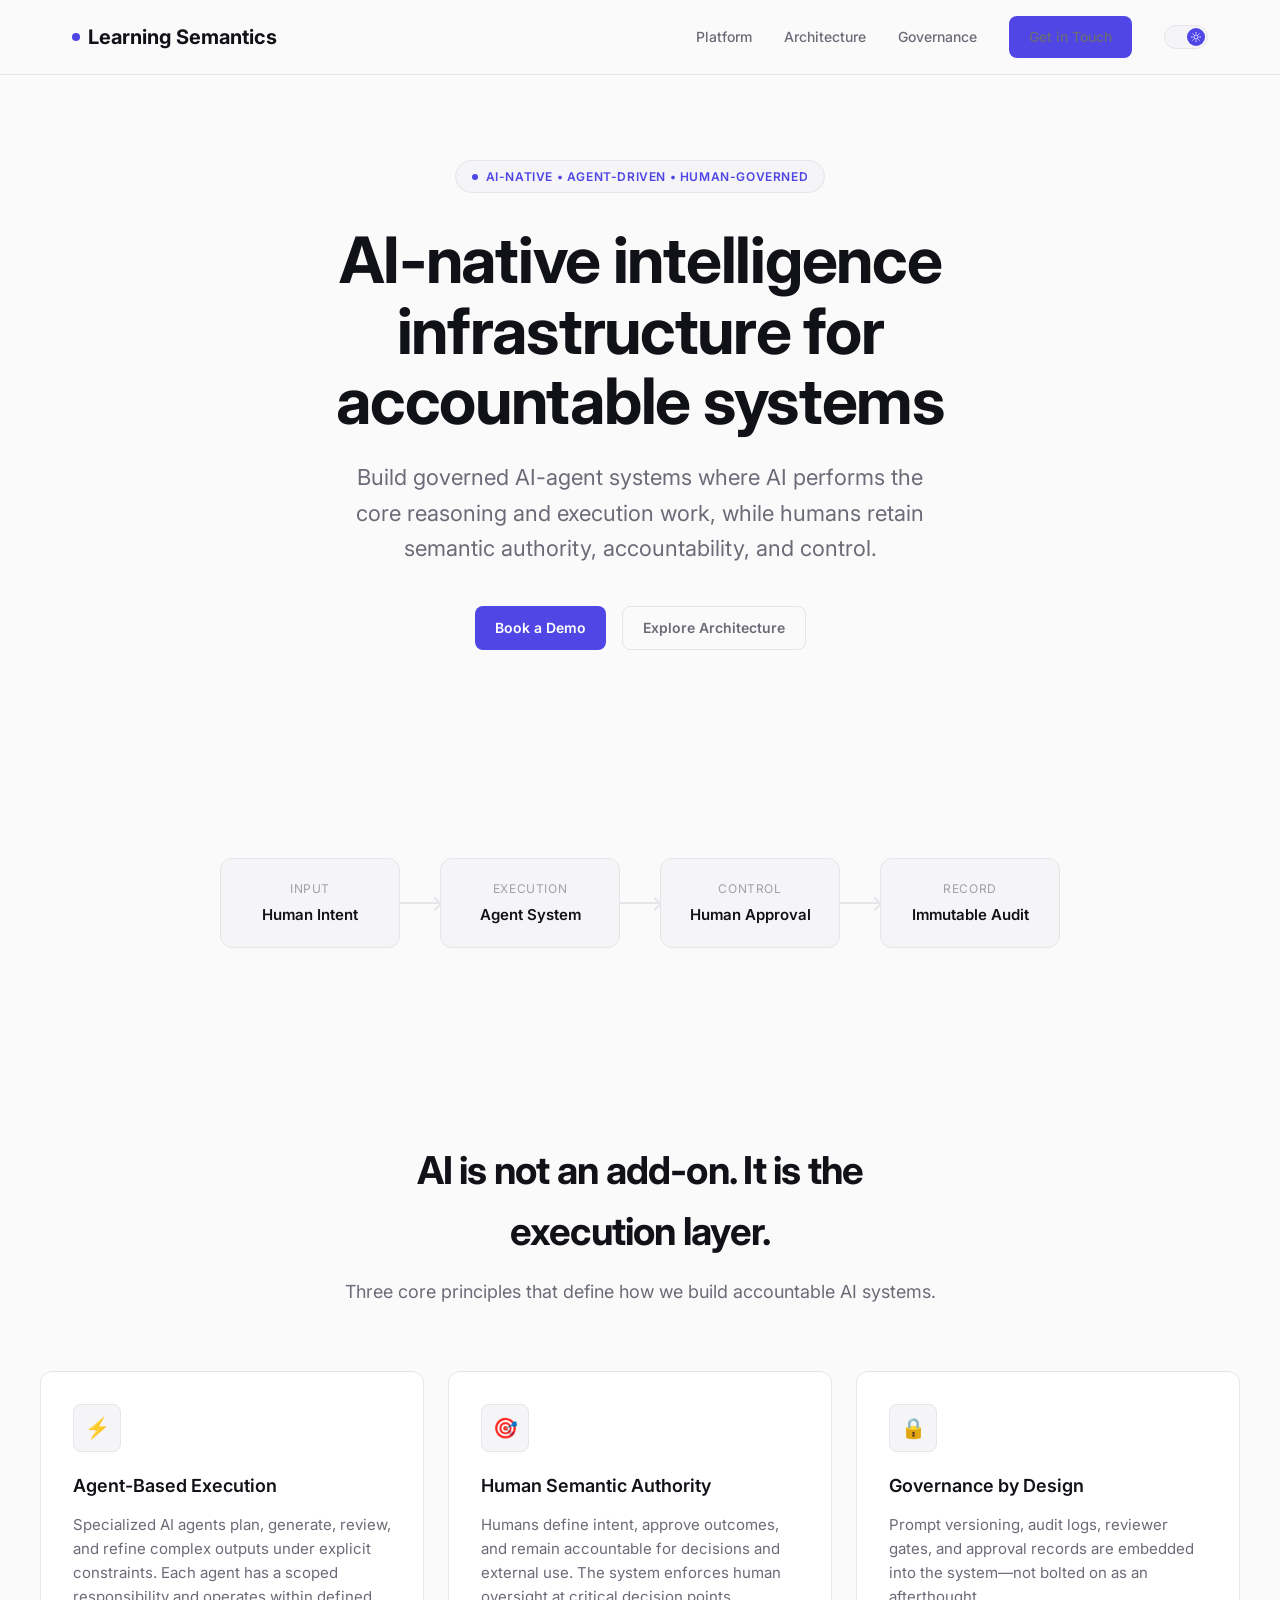
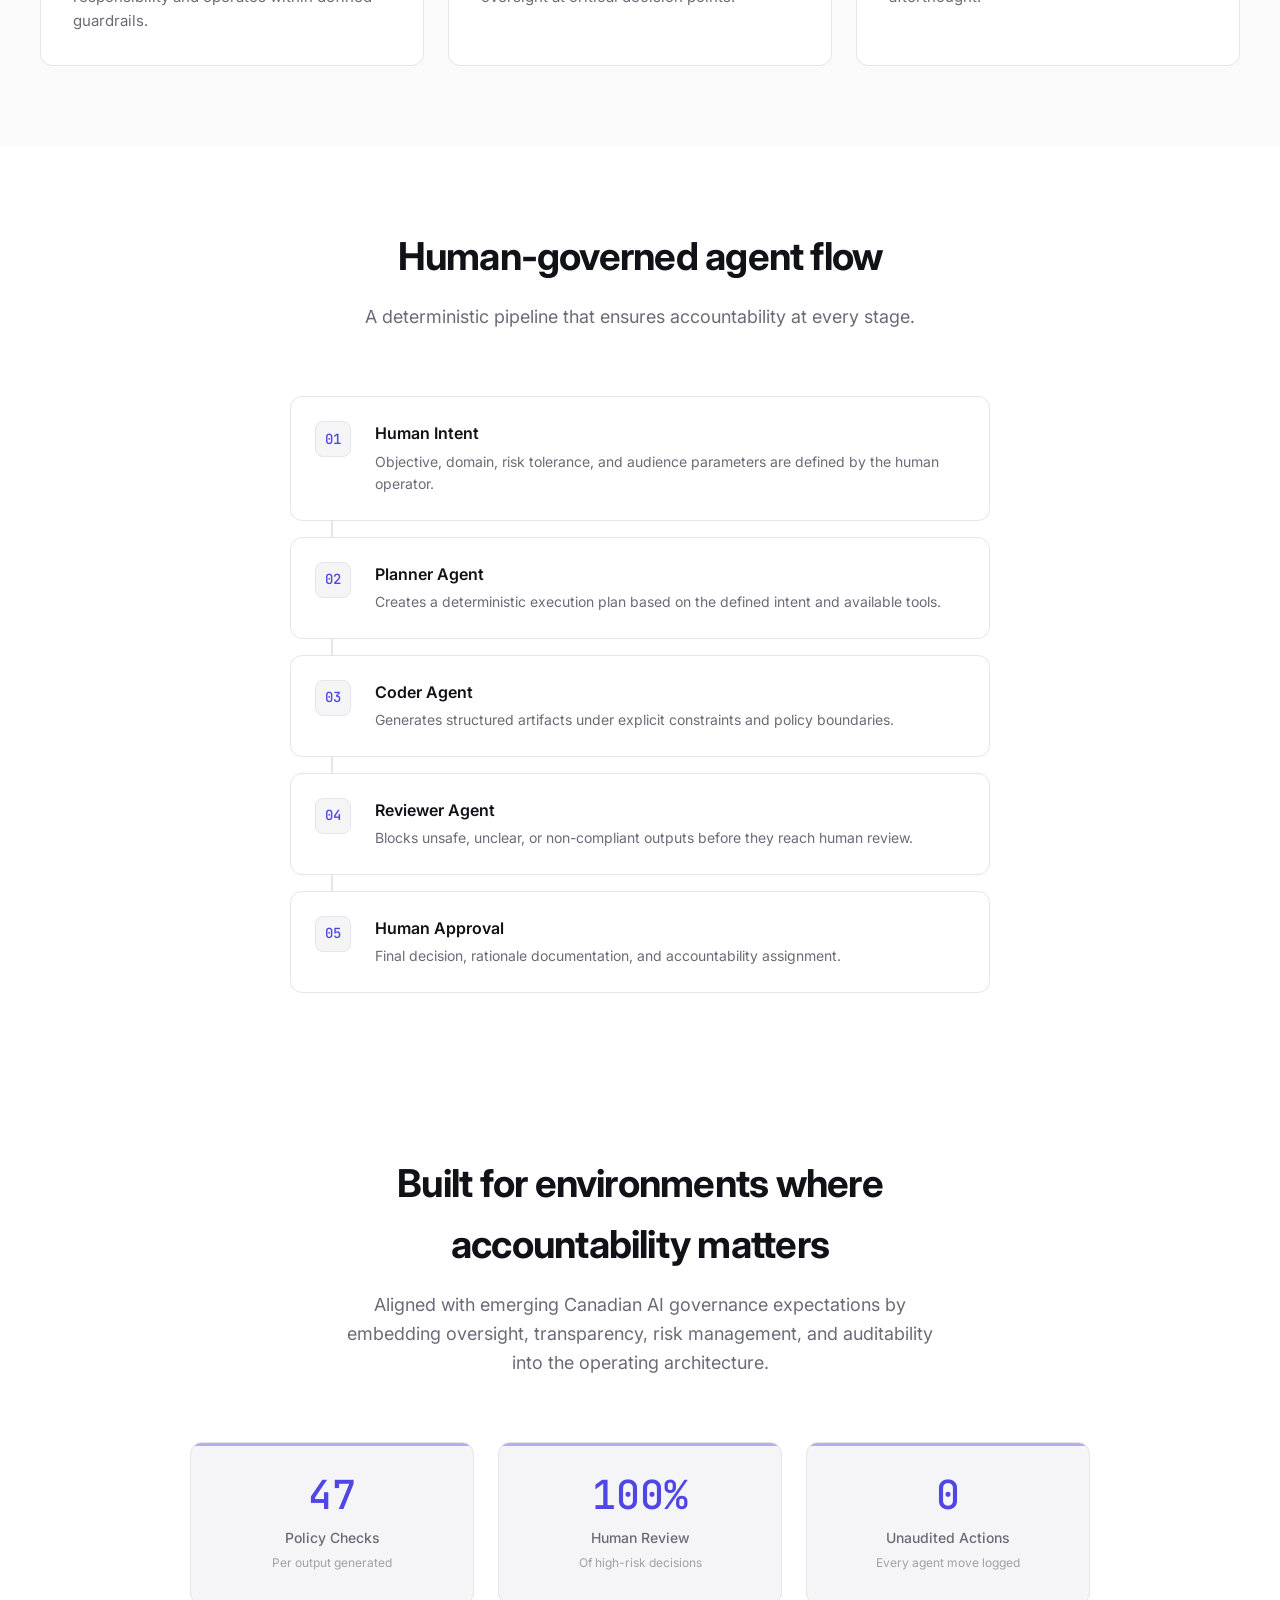
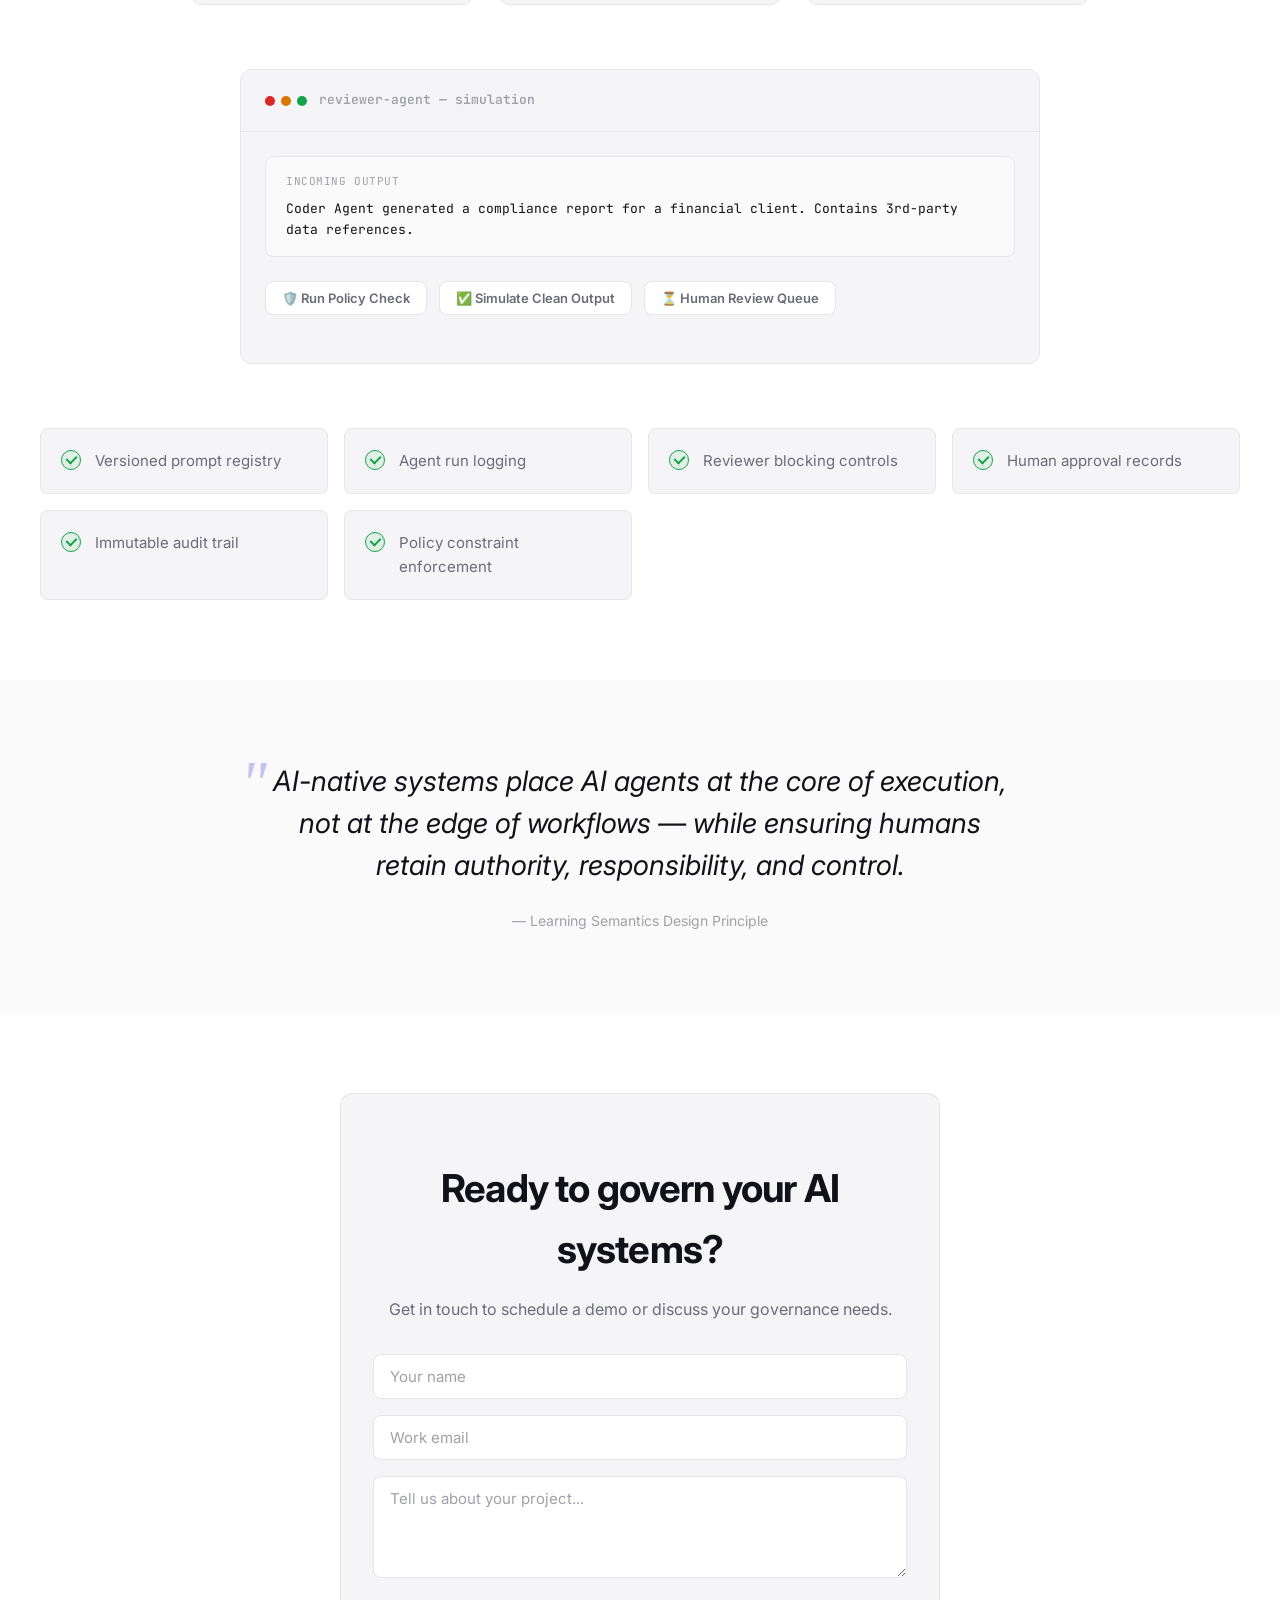
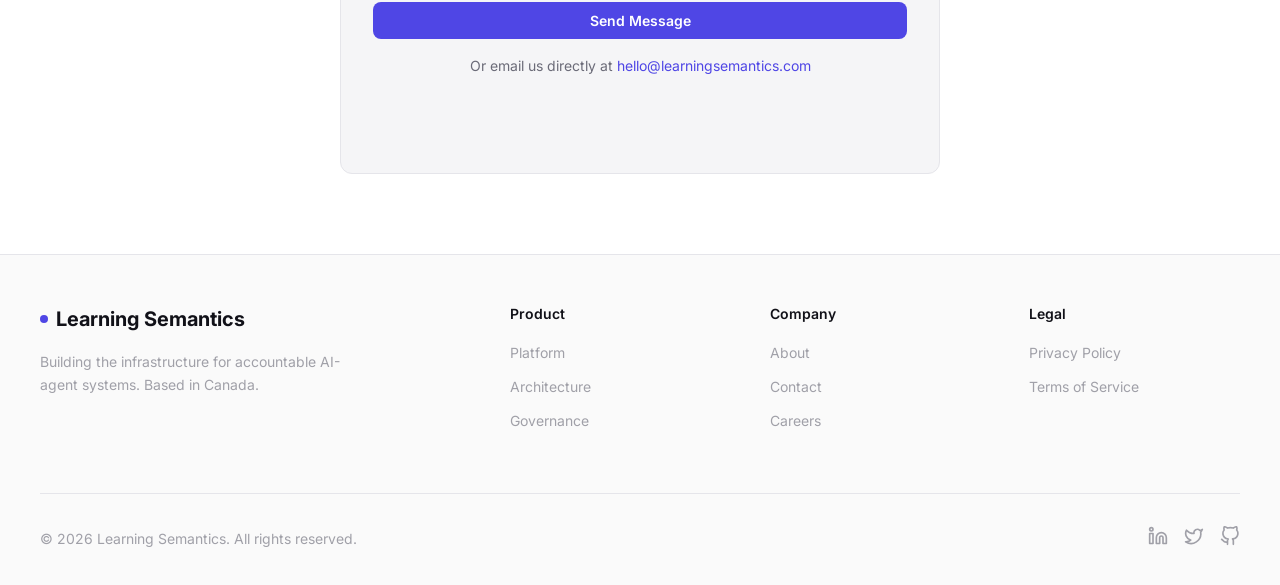
<file: index.html>
<!DOCTYPE html>
<html lang="en">
<head>
    <meta charset="UTF-8">
    <meta name="viewport" content="width=device-width, initial-scale=1.0">
    <title>Learning Semantics | AI-Native Governance Infrastructure</title>
    <meta name="description" content="Learning Semantics builds governed AI-agent systems where AI performs core reasoning and execution, while humans retain semantic authority, accountability, and control.">

    <meta property="og:title" content="Learning Semantics | AI-Native Governance Infrastructure">
    <meta property="og:description" content="Governed AI-agent systems for accountable organizations.">
    <meta property="og:type" content="website">
    <meta property="og:url" content="https://learningsemantics.com">

    <link rel="icon" href="data:image/svg+xml,<svg xmlns='http://www.w3.org/2000/svg' viewBox='0 0 100 100'><circle cx='50' cy='50' r='45' fill='%236366f1'/><circle cx='50' cy='50' r='20' fill='%23f0f0f5'/></svg>">

    <link rel="preconnect" href="https://fonts.googleapis.com">
    <link rel="preconnect" href="https://fonts.gstatic.com" crossorigin>
    <link href="https://fonts.googleapis.com/css2?family=Inter:wght@400;500;600;700&family=JetBrains+Mono:wght@400;500&display=swap" rel="stylesheet">

    <style>
        :root {
            --bg: #0a0a0f;
            --bg-elevated: #12121a;
            --bg-card: #1a1a24;
            --bg-input: #0a0a0f;
            --border: #2a2a3a;
            --text-primary: #f0f0f5;
            --text-secondary: #a0a0b0;
            --text-muted: #6a6a7a;
            --text-placeholder: #6a6a7a;
            --accent: #6366f1;
            --accent-hover: #818cf8;
            --accent-glow: rgba(99, 102, 241, 0.15);
            --accent-muted: rgba(99, 102, 241, 0.08);
            --success: #22c55e;
            --warning: #f59e0b;
            --danger: #ef4444;
            --radius: 12px;
            --radius-sm: 8px;
            --max-width: 1200px;
            --shadow-sm: 0 1px 2px rgba(0,0,0,0.3);
            --shadow-md: 0 4px 12px rgba(0,0,0,0.4);
            --transition: all 0.3s ease;
        }

        [data-theme="light"] {
            --bg: #fafafa;
            --bg-elevated: #ffffff;
            --bg-card: #f5f5f7;
            --bg-input: #ffffff;
            --border: #e5e5ea;
            --text-primary: #111118;
            --text-secondary: #6b6b78;
            --text-muted: #a0a0a8;
            --text-placeholder: #a0a0a8;
            --accent: #4f46e5;
            --accent-hover: #4338ca;
            --accent-glow: rgba(79, 70, 229, 0.12);
            --accent-muted: rgba(79, 70, 229, 0.06);
            --success: #16a34a;
            --warning: #d97706;
            --danger: #dc2626;
            --shadow-sm: 0 1px 2px rgba(0,0,0,0.06);
            --shadow-md: 0 4px 12px rgba(0,0,0,0.08);
        }

        * { margin: 0; padding: 0; box-sizing: border-box; }

        html { scroll-behavior: smooth; }

        body {
            font-family: 'Inter', -apple-system, BlinkMacSystemFont, sans-serif;
            background: var(--bg);
            color: var(--text-primary);
            line-height: 1.6;
            -webkit-font-smoothing: antialiased;
            transition: background 0.3s ease, color 0.3s ease;
        }

        /* Theme Toggle */
        .theme-toggle {
            position: relative;
            width: 44px;
            height: 24px;
            background: var(--bg-card);
            border: 1px solid var(--border);
            border-radius: 100px;
            cursor: pointer;
            transition: var(--transition);
            display: flex;
            align-items: center;
            padding: 2px;
            flex-shrink: 0;
        }

        .theme-toggle:hover { border-color: var(--accent); }

        .theme-toggle-knob {
            width: 18px;
            height: 18px;
            background: var(--accent);
            border-radius: 50%;
            transition: transform 0.3s cubic-bezier(0.4, 0, 0.2, 1);
            display: flex;
            align-items: center;
            justify-content: center;
            position: relative;
        }

        .theme-toggle-knob svg {
            width: 10px;
            height: 10px;
            color: white;
            transition: opacity 0.2s;
        }

        .theme-toggle-knob .moon-icon { position: absolute; opacity: 1; }
        .theme-toggle-knob .sun-icon { position: absolute; opacity: 0; }

        [data-theme="light"] .theme-toggle-knob { transform: translateX(20px); }
        [data-theme="light"] .theme-toggle-knob .moon-icon { opacity: 0; }
        [data-theme="light"] .theme-toggle-knob .sun-icon { opacity: 1; }

        /* Navigation */
        nav {
            position: fixed;
            top: 0;
            left: 0;
            right: 0;
            z-index: 100;
            background: rgba(10, 10, 15, 0.8);
            backdrop-filter: blur(12px);
            border-bottom: 1px solid var(--border);
            transition: var(--transition);
        }

        [data-theme="light"] nav { background: rgba(250, 250, 250, 0.85); }

        .nav-container {
            max-width: var(--max-width);
            margin: 0 auto;
            padding: 1rem 2rem;
            display: flex;
            justify-content: space-between;
            align-items: center;
        }

        .logo {
            font-weight: 700;
            font-size: 1.25rem;
            color: var(--text-primary);
            text-decoration: none;
            display: flex;
            align-items: center;
            gap: 0.5rem;
        }

        .logo-dot {
            width: 8px;
            height: 8px;
            background: var(--accent);
            border-radius: 50%;
            display: inline-block;
        }

        .nav-links {
            display: flex;
            gap: 2rem;
            align-items: center;
        }

        .nav-links a {
            color: var(--text-secondary);
            text-decoration: none;
            font-size: 0.875rem;
            font-weight: 500;
            transition: color 0.2s;
        }

        .nav-links a:hover { color: var(--text-primary); }

        .btn {
            display: inline-flex;
            align-items: center;
            gap: 0.5rem;
            padding: 0.625rem 1.25rem;
            border-radius: var(--radius-sm);
            font-size: 0.875rem;
            font-weight: 600;
            text-decoration: none;
            transition: all 0.2s;
            cursor: pointer;
            border: none;
            font-family: inherit;
        }

        .btn-primary {
            background: var(--accent);
            color: white;
        }

        .btn-primary:hover {
            background: var(--accent-hover);
            transform: translateY(-1px);
            box-shadow: 0 4px 20px var(--accent-glow);
        }

        .btn-secondary {
            background: transparent;
            color: var(--text-secondary);
            border: 1px solid var(--border);
        }

        .btn-secondary:hover {
            border-color: var(--accent);
            color: var(--text-primary);
        }

        /* Hero */
        .hero {
            padding: 10rem 2rem 6rem;
            max-width: var(--max-width);
            margin: 0 auto;
            text-align: center;
        }

        .badge {
            display: inline-flex;
            align-items: center;
            gap: 0.5rem;
            padding: 0.375rem 1rem;
            background: var(--bg-card);
            border: 1px solid var(--border);
            border-radius: 100px;
            font-size: 0.75rem;
            font-weight: 600;
            color: var(--accent);
            text-transform: uppercase;
            letter-spacing: 0.05em;
            margin-bottom: 2rem;
        }

        .badge::before {
            content: '';
            width: 6px;
            height: 6px;
            background: var(--accent);
            border-radius: 50%;
            animation: pulse 2s infinite;
        }

        @keyframes pulse {
            0%, 100% { opacity: 1; }
            50% { opacity: 0.5; }
        }

        h1 {
            font-size: clamp(2.5rem, 5vw, 4rem);
            font-weight: 700;
            line-height: 1.1;
            letter-spacing: -0.02em;
            margin-bottom: 1.5rem;
            max-width: 800px;
            margin-left: auto;
            margin-right: auto;
        }

        .hero-subtitle {
            font-size: clamp(1.125rem, 2vw, 1.375rem);
            color: var(--text-secondary);
            max-width: 600px;
            margin: 0 auto 2.5rem;
            line-height: 1.6;
        }

        .hero-cta {
            display: flex;
            gap: 1rem;
            justify-content: center;
            flex-wrap: wrap;
        }

        /* Flow Diagram */
        .flow-section {
            padding: 4rem 2rem;
            max-width: var(--max-width);
            margin: 0 auto;
        }

        .flow-diagram {
            display: flex;
            align-items: center;
            justify-content: center;
            gap: 0;
            flex-wrap: wrap;
            margin: 3rem 0;
        }

        .flow-node {
            background: var(--bg-card);
            border: 1px solid var(--border);
            border-radius: var(--radius);
            padding: 1.25rem 1.5rem;
            min-width: 180px;
            text-align: center;
            position: relative;
            transition: all 0.3s;
        }

        .flow-node:hover {
            border-color: var(--accent);
            transform: translateY(-2px);
        }

        .flow-node .label {
            font-size: 0.75rem;
            text-transform: uppercase;
            letter-spacing: 0.05em;
            color: var(--text-muted);
            margin-bottom: 0.25rem;
        }

        .flow-node .value {
            font-weight: 600;
            font-size: 0.9375rem;
        }

        .flow-arrow {
            width: 40px;
            height: 2px;
            background: var(--border);
            position: relative;
            flex-shrink: 0;
        }

        .flow-arrow::after {
            content: '';
            position: absolute;
            right: 0;
            top: -3px;
            width: 8px;
            height: 8px;
            border-top: 2px solid var(--border);
            border-right: 2px solid var(--border);
            transform: rotate(45deg);
        }

        /* Sections */
        section {
            padding: 5rem 2rem;
        }

        .container {
            max-width: var(--max-width);
            margin: 0 auto;
        }

        .section-header {
            text-align: center;
            max-width: 600px;
            margin: 0 auto 4rem;
        }

        h2 {
            font-size: clamp(1.75rem, 3vw, 2.5rem);
            font-weight: 700;
            letter-spacing: -0.02em;
            margin-bottom: 1rem;
        }

        .section-header p {
            color: var(--text-secondary);
            font-size: 1.125rem;
        }

        /* Platform Cards */
        .platform-grid {
            display: grid;
            grid-template-columns: repeat(auto-fit, minmax(300px, 1fr));
            gap: 1.5rem;
        }

        .platform-card {
            background: var(--bg-elevated);
            border: 1px solid var(--border);
            border-radius: var(--radius);
            padding: 2rem;
            transition: all 0.3s;
        }

        .platform-card:hover {
            border-color: var(--accent);
            transform: translateY(-2px);
        }

        .platform-card .icon {
            width: 48px;
            height: 48px;
            background: var(--bg-card);
            border: 1px solid var(--border);
            border-radius: var(--radius-sm);
            display: flex;
            align-items: center;
            justify-content: center;
            margin-bottom: 1.25rem;
            font-size: 1.25rem;
        }

        .platform-card h3 {
            font-size: 1.125rem;
            font-weight: 600;
            margin-bottom: 0.75rem;
        }

        .platform-card p {
            color: var(--text-secondary);
            font-size: 0.9375rem;
            line-height: 1.6;
        }

        /* Architecture Flow */
        .architecture-flow {
            display: flex;
            flex-direction: column;
            gap: 0;
            max-width: 700px;
            margin: 0 auto;
        }

        .arch-step {
            display: flex;
            align-items: flex-start;
            gap: 1.5rem;
            padding: 1.5rem;
            background: var(--bg-elevated);
            border: 1px solid var(--border);
            border-radius: var(--radius);
            position: relative;
            transition: all 0.3s;
        }

        .arch-step:hover { border-color: var(--accent); }

        .arch-step:not(:last-child) { margin-bottom: 1rem; }

        .arch-step:not(:last-child)::after {
            content: '';
            position: absolute;
            bottom: -1.5rem;
            left: 2.5rem;
            width: 2px;
            height: 1.5rem;
            background: var(--border);
        }

        .step-num {
            font-family: 'JetBrains Mono', monospace;
            font-size: 0.875rem;
            font-weight: 500;
            color: var(--accent);
            background: var(--bg-card);
            border: 1px solid var(--border);
            border-radius: var(--radius-sm);
            width: 36px;
            height: 36px;
            display: flex;
            align-items: center;
            justify-content: center;
            flex-shrink: 0;
        }

        .step-content h4 {
            font-size: 1rem;
            font-weight: 600;
            margin-bottom: 0.25rem;
        }

        .step-content p {
            color: var(--text-secondary);
            font-size: 0.875rem;
        }

        /* ============================================
           GOVERNANCE SECTION — NEW FEATURES
           ============================================ */

        .governance-section {
            background: var(--bg-elevated);
        }

        /* Feature 1: Policy Counter Stats */
        .governance-stats {
            display: grid;
            grid-template-columns: repeat(3, 1fr);
            gap: 1.5rem;
            max-width: 900px;
            margin: 0 auto 4rem;
        }

        .stat-card {
            background: var(--bg-card);
            border: 1px solid var(--border);
            border-radius: var(--radius);
            padding: 2rem;
            text-align: center;
            transition: all 0.3s;
            position: relative;
            overflow: hidden;
        }

        .stat-card:hover {
            border-color: var(--accent);
            transform: translateY(-2px);
        }

        .stat-card::before {
            content: '';
            position: absolute;
            top: 0;
            left: 0;
            right: 0;
            height: 3px;
            background: var(--accent);
            opacity: 0.4;
        }

        .stat-number {
            font-family: 'JetBrains Mono', monospace;
            font-size: 2.5rem;
            font-weight: 500;
            color: var(--accent);
            line-height: 1;
            margin-bottom: 0.75rem;
        }

        .stat-label {
            font-size: 0.875rem;
            color: var(--text-secondary);
            font-weight: 500;
        }

        .stat-sublabel {
            font-size: 0.75rem;
            color: var(--text-muted);
            margin-top: 0.25rem;
        }

        /* Feature 2: Interactive Demo */
        .demo-section {
            max-width: 800px;
            margin: 0 auto 4rem;
        }

        .demo-container {
            background: var(--bg-card);
            border: 1px solid var(--border);
            border-radius: var(--radius);
            overflow: hidden;
        }

        .demo-header {
            padding: 1.25rem 1.5rem;
            border-bottom: 1px solid var(--border);
            display: flex;
            align-items: center;
            gap: 0.75rem;
        }

        .demo-dots {
            display: flex;
            gap: 6px;
        }

        .demo-dot {
            width: 10px;
            height: 10px;
            border-radius: 50%;
        }

        .demo-dot.red { background: var(--danger); }
        .demo-dot.yellow { background: var(--warning); }
        .demo-dot.green { background: var(--success); }

        .demo-title {
            font-size: 0.8125rem;
            font-weight: 600;
            color: var(--text-muted);
            font-family: 'JetBrains Mono', monospace;
        }

        .demo-body {
            padding: 1.5rem;
        }

        .demo-scenario {
            background: var(--bg);
            border: 1px solid var(--border);
            border-radius: var(--radius-sm);
            padding: 1rem 1.25rem;
            margin-bottom: 1.5rem;
            font-family: 'JetBrains Mono', monospace;
            font-size: 0.8125rem;
            color: var(--text-secondary);
        }

        .demo-scenario-label {
            font-size: 0.6875rem;
            text-transform: uppercase;
            letter-spacing: 0.05em;
            color: var(--text-muted);
            margin-bottom: 0.5rem;
        }

        .demo-scenario-text {
            color: var(--text-primary);
        }

        .demo-actions {
            display: flex;
            gap: 0.75rem;
            flex-wrap: wrap;
            margin-bottom: 1.5rem;
        }

        .demo-btn {
            padding: 0.5rem 1rem;
            border-radius: var(--radius-sm);
            font-size: 0.8125rem;
            font-weight: 600;
            cursor: pointer;
            border: 1px solid var(--border);
            background: var(--bg-elevated);
            color: var(--text-secondary);
            transition: all 0.2s;
            font-family: inherit;
        }

        .demo-btn:hover {
            border-color: var(--accent);
            color: var(--text-primary);
        }

        .demo-btn.active {
            background: var(--accent);
            color: white;
            border-color: var(--accent);
        }

        .demo-result {
            border-radius: var(--radius-sm);
            padding: 1.25rem;
            display: none;
            animation: fadeIn 0.3s ease;
        }

        .demo-result.show {
            display: block;
        }

        @keyframes fadeIn {
            from { opacity: 0; transform: translateY(8px); }
            to { opacity: 1; transform: translateY(0); }
        }

        .demo-result.blocked {
            background: rgba(239, 68, 68, 0.08);
            border: 1px solid rgba(239, 68, 68, 0.2);
        }

        .demo-result.approved {
            background: rgba(34, 197, 94, 0.08);
            border: 1px solid rgba(34, 197, 94, 0.2);
        }

        .demo-result.pending {
            background: var(--accent-muted);
            border: 1px solid var(--accent);
        }

        .demo-result-header {
            display: flex;
            align-items: center;
            gap: 0.5rem;
            margin-bottom: 0.75rem;
            font-weight: 600;
            font-size: 0.875rem;
        }

        .demo-result.blocked .demo-result-header { color: var(--danger); }
        .demo-result.approved .demo-result-header { color: var(--success); }
        .demo-result.pending .demo-result-header { color: var(--accent); }

        .demo-result-body {
            font-size: 0.875rem;
            color: var(--text-secondary);
            line-height: 1.6;
        }

        .demo-result-body strong {
            color: var(--text-primary);
        }

        .demo-meta {
            margin-top: 1rem;
            padding-top: 1rem;
            border-top: 1px solid var(--border);
            font-size: 0.75rem;
            color: var(--text-muted);
            font-family: 'JetBrains Mono', monospace;
        }

        /* Original Governance Grid */
        .governance-grid {
            display: grid;
            grid-template-columns: repeat(auto-fit, minmax(250px, 1fr));
            gap: 1rem;
        }

        .governance-item {
            display: flex;
            align-items: flex-start;
            gap: 0.875rem;
            padding: 1.25rem;
            background: var(--bg-card);
            border: 1px solid var(--border);
            border-radius: var(--radius-sm);
        }

        .check {
            width: 20px;
            height: 20px;
            background: rgba(34, 197, 94, 0.1);
            border: 1px solid var(--success);
            border-radius: 50%;
            display: flex;
            align-items: center;
            justify-content: center;
            flex-shrink: 0;
            margin-top: 1px;
        }

        .check::after {
            content: '';
            width: 5px;
            height: 8px;
            border: solid var(--success);
            border-width: 0 2px 2px 0;
            transform: rotate(45deg) translate(-1px, -1px);
        }

        .governance-item span {
            font-size: 0.9375rem;
            color: var(--text-secondary);
        }

        /* Quote */
        .quote-section {
            text-align: center;
            max-width: 800px;
            margin: 0 auto;
        }

        blockquote {
            font-size: clamp(1.25rem, 2.5vw, 1.75rem);
            font-style: italic;
            color: var(--text-primary);
            line-height: 1.5;
            position: relative;
            padding: 0 2rem;
        }

        blockquote::before {
            content: '"';
            position: absolute;
            left: 0;
            top: -0.5rem;
            font-size: 4rem;
            color: var(--accent);
            opacity: 0.3;
            font-family: Georgia, serif;
            line-height: 1;
        }

        .quote-author {
            margin-top: 1.5rem;
            color: var(--text-muted);
            font-size: 0.875rem;
        }

        /* CTA Section */
        .cta-section {
            background: var(--bg-elevated);
            text-align: center;
        }

        .cta-box {
            background: var(--bg-card);
            border: 1px solid var(--border);
            border-radius: var(--radius);
            padding: 4rem 2rem;
            max-width: 600px;
            margin: 0 auto;
        }

        .cta-box h2 { margin-bottom: 1rem; }

        .cta-box p {
            color: var(--text-secondary);
            margin-bottom: 2rem;
        }

        /* Contact Form */
        .contact-form {
            display: flex;
            flex-direction: column;
            gap: 1rem;
            margin-top: 1.5rem;
            text-align: left;
        }

        .form-group input,
        .form-group textarea {
            width: 100%;
            padding: 0.75rem 1rem;
            background: var(--bg-input);
            border: 1px solid var(--border);
            border-radius: var(--radius-sm);
            color: var(--text-primary);
            font-family: inherit;
            font-size: 0.9375rem;
            transition: border-color 0.2s;
        }

        .form-group input:focus,
        .form-group textarea:focus {
            outline: none;
            border-color: var(--accent);
        }

        .form-group input::placeholder,
        .form-group textarea::placeholder {
            color: var(--text-placeholder);
        }

        .form-group textarea {
            resize: vertical;
            min-height: 100px;
        }

        .form-note {
            margin-top: 1rem;
            font-size: 0.875rem;
            color: var(--text-muted);
        }

        .form-note a {
            color: var(--accent);
            text-decoration: none;
        }

        .form-note a:hover { text-decoration: underline; }

        /* Footer */
        footer {
            border-top: 1px solid var(--border);
            padding: 3rem 2rem 2rem;
        }

        .footer-grid {
            max-width: var(--max-width);
            margin: 0 auto;
            display: grid;
            grid-template-columns: 2fr 1fr 1fr 1fr;
            gap: 3rem;
            margin-bottom: 3rem;
        }

        .footer-brand p {
            color: var(--text-muted);
            font-size: 0.875rem;
            margin-top: 1rem;
            max-width: 300px;
        }

        .footer-col h4 {
            font-size: 0.875rem;
            font-weight: 600;
            margin-bottom: 1rem;
            color: var(--text-primary);
        }

        .footer-col a {
            display: block;
            color: var(--text-muted);
            text-decoration: none;
            font-size: 0.875rem;
            margin-bottom: 0.75rem;
            transition: color 0.2s;
        }

        .footer-col a:hover { color: var(--text-primary); }

        .footer-bottom {
            max-width: var(--max-width);
            margin: 0 auto;
            padding-top: 2rem;
            border-top: 1px solid var(--border);
            display: flex;
            justify-content: space-between;
            align-items: center;
            flex-wrap: wrap;
            gap: 1rem;
        }

        .footer-bottom p {
            color: var(--text-muted);
            font-size: 0.875rem;
        }

        .social-links {
            display: flex;
            gap: 1rem;
        }

        .social-links a {
            color: var(--text-muted);
            transition: color 0.2s;
        }

        .social-links a:hover { color: var(--text-primary); }

        /* Mobile */
        @media (max-width: 768px) {
            .nav-links { display: none; }

            .hero { padding: 8rem 1.5rem 4rem; }

            .flow-diagram {
                flex-direction: column;
                gap: 1rem;
            }

            .flow-arrow {
                transform: rotate(90deg);
                width: 24px;
            }

            .governance-stats {
                grid-template-columns: 1fr;
                gap: 1rem;
            }

            .demo-actions {
                flex-direction: column;
            }

            .demo-btn {
                width: 100%;
                text-align: center;
            }

            .footer-grid {
                grid-template-columns: 1fr;
                gap: 2rem;
            }

            section { padding: 3rem 1.5rem; }
        }

        /* Scroll animations */
        .fade-in {
            opacity: 0;
            transform: translateY(20px);
            transition: opacity 0.6s ease, transform 0.6s ease;
        }

        .fade-in.visible {
            opacity: 1;
            transform: translateY(0);
        }
    </style>
</head>
<body>

    <!-- Navigation -->
    <nav>
        <div class="nav-container">
            <a href="#" class="logo">
                <span class="logo-dot"></span>
                Learning Semantics
            </a>
            <div class="nav-links">
                <a href="#platform">Platform</a>
                <a href="#architecture">Architecture</a>
                <a href="#governance">Governance</a>
                <a href="#contact" class="btn btn-primary">Get in Touch</a>
                <button class="theme-toggle" id="themeToggle" aria-label="Toggle dark/light mode">
                    <div class="theme-toggle-knob">
                        <svg class="moon-icon" fill="none" stroke="currentColor" stroke-width="2" viewBox="0 0 24 24">
                            <path stroke-linecap="round" stroke-linejoin="round" d="M21 12.79A9 9 0 1111.21 3 7 7 0 0021 12.79z"/>
                        </svg>
                        <svg class="sun-icon" fill="none" stroke="currentColor" stroke-width="2" viewBox="0 0 24 24">
                            <circle cx="12" cy="12" r="5"/>
                            <path stroke-linecap="round" stroke-linejoin="round" d="M12 1v2m0 18v2M4.22 4.22l1.42 1.42m12.72 12.72l1.42 1.42M1 12h2m18 0h2M4.22 19.78l1.42-1.42M18.36 5.64l1.42-1.42"/>
                        </svg>
                    </div>
                </button>
            </div>
        </div>
    </nav>

    <!-- Hero -->
    <section class="hero">
        <div class="badge">AI-Native &bull; Agent-Driven &bull; Human-Governed</div>
        <h1>AI-native intelligence infrastructure for accountable systems</h1>
        <p class="hero-subtitle">
            Build governed AI-agent systems where AI performs the core reasoning and execution work, while humans retain semantic authority, accountability, and control.
        </p>
        <div class="hero-cta">
            <a href="#contact" class="btn btn-primary">Book a Demo</a>
            <a href="#architecture" class="btn btn-secondary">Explore Architecture</a>
        </div>
    </section>

    <!-- Flow Diagram -->
    <section class="flow-section">
        <div class="flow-diagram">
            <div class="flow-node">
                <div class="label">Input</div>
                <div class="value">Human Intent</div>
            </div>
            <div class="flow-arrow"></div>
            <div class="flow-node">
                <div class="label">Execution</div>
                <div class="value">Agent System</div>
            </div>
            <div class="flow-arrow"></div>
            <div class="flow-node">
                <div class="label">Control</div>
                <div class="value">Human Approval</div>
            </div>
            <div class="flow-arrow"></div>
            <div class="flow-node">
                <div class="label">Record</div>
                <div class="value">Immutable Audit</div>
            </div>
        </div>
    </section>

    <!-- Platform -->
    <section id="platform">
        <div class="container">
            <div class="section-header fade-in">
                <h2>AI is not an add-on. It is the execution layer.</h2>
                <p>Three core principles that define how we build accountable AI systems.</p>
            </div>
            <div class="platform-grid">
                <div class="platform-card fade-in">
                    <div class="icon">&#9889;</div>
                    <h3>Agent-Based Execution</h3>
                    <p>Specialized AI agents plan, generate, review, and refine complex outputs under explicit constraints. Each agent has a scoped responsibility and operates within defined guardrails.</p>
                </div>
                <div class="platform-card fade-in">
                    <div class="icon">&#127919;</div>
                    <h3>Human Semantic Authority</h3>
                    <p>Humans define intent, approve outcomes, and remain accountable for decisions and external use. The system enforces human oversight at critical decision points.</p>
                </div>
                <div class="platform-card fade-in">
                    <div class="icon">&#128274;</div>
                    <h3>Governance by Design</h3>
                    <p>Prompt versioning, audit logs, reviewer gates, and approval records are embedded into the system&mdash;not bolted on as an afterthought.</p>
                </div>
            </div>
        </div>
    </section>

    <!-- Architecture -->
    <section id="architecture" style="background: var(--bg-elevated);">
        <div class="container">
            <div class="section-header fade-in">
                <h2>Human-governed agent flow</h2>
                <p>A deterministic pipeline that ensures accountability at every stage.</p>
            </div>
            <div class="architecture-flow">
                <div class="arch-step fade-in">
                    <div class="step-num">01</div>
                    <div class="step-content">
                        <h4>Human Intent</h4>
                        <p>Objective, domain, risk tolerance, and audience parameters are defined by the human operator.</p>
                    </div>
                </div>
                <div class="arch-step fade-in">
                    <div class="step-num">02</div>
                    <div class="step-content">
                        <h4>Planner Agent</h4>
                        <p>Creates a deterministic execution plan based on the defined intent and available tools.</p>
                    </div>
                </div>
                <div class="arch-step fade-in">
                    <div class="step-num">03</div>
                    <div class="step-content">
                        <h4>Coder Agent</h4>
                        <p>Generates structured artifacts under explicit constraints and policy boundaries.</p>
                    </div>
                </div>
                <div class="arch-step fade-in">
                    <div class="step-num">04</div>
                    <div class="step-content">
                        <h4>Reviewer Agent</h4>
                        <p>Blocks unsafe, unclear, or non-compliant outputs before they reach human review.</p>
                    </div>
                </div>
                <div class="arch-step fade-in">
                    <div class="step-num">05</div>
                    <div class="step-content">
                        <h4>Human Approval</h4>
                        <p>Final decision, rationale documentation, and accountability assignment.</p>
                    </div>
                </div>
            </div>
        </div>
    </section>

    <!-- ============================================
         GOVERNANCE SECTION — WITH NEW FEATURES
         ============================================ -->
    <section id="governance" class="governance-section">
        <div class="container">
            <div class="section-header fade-in">
                <h2>Built for environments where accountability matters</h2>
                <p>Aligned with emerging Canadian AI governance expectations by embedding oversight, transparency, risk management, and auditability into the operating architecture.</p>
            </div>

            <!-- FEATURE 1: Policy Counter Stats -->
            <div class="governance-stats fade-in">
                <div class="stat-card">
                    <div class="stat-number">47</div>
                    <div class="stat-label">Policy Checks</div>
                    <div class="stat-sublabel">Per output generated</div>
                </div>
                <div class="stat-card">
                    <div class="stat-number">100%</div>
                    <div class="stat-label">Human Review</div>
                    <div class="stat-sublabel">Of high-risk decisions</div>
                </div>
                <div class="stat-card">
                    <div class="stat-number">0</div>
                    <div class="stat-label">Unaudited Actions</div>
                    <div class="stat-sublabel">Every agent move logged</div>
                </div>
            </div>

            <!-- FEATURE 2: Interactive "See It In Action" Demo -->
            <div class="demo-section fade-in">
                <div class="demo-container">
                    <div class="demo-header">
                        <div class="demo-dots">
                            <div class="demo-dot red"></div>
                            <div class="demo-dot yellow"></div>
                            <div class="demo-dot green"></div>
                        </div>
                        <div class="demo-title">reviewer-agent — simulation</div>
                    </div>
                    <div class="demo-body">
                        <div class="demo-scenario">
                            <div class="demo-scenario-label">Incoming Output</div>
                            <div class="demo-scenario-text">Coder Agent generated a compliance report for a financial client. Contains 3rd-party data references.</div>
                        </div>
                        <div class="demo-actions">
                            <button class="demo-btn" onclick="showDemo('blocked')">&#128737;&#65039; Run Policy Check</button>
                            <button class="demo-btn" onclick="showDemo('approved')">&#9989; Simulate Clean Output</button>
                            <button class="demo-btn" onclick="showDemo('pending')">&#9203; Human Review Queue</button>
                        </div>
                        <div class="demo-result blocked" id="demo-blocked">
                            <div class="demo-result-header">
                                <svg width="16" height="16" viewBox="0 0 24 24" fill="none" stroke="currentColor" stroke-width="2.5"><circle cx="12" cy="12" r="10"/><path d="M15 9l-6 6M9 9l6 6"/></svg>
                                BLOCKED — Policy Violation Detected
                            </div>
                            <div class="demo-result-body">
                                <strong>Reviewer Agent found 2 issues:</strong><br>
                                1. Missing data lineage citation (Policy 12.3)<br>
                                2. Confidence threshold below 85% for financial claims (Policy 8.1)<br><br>
                                Output returned to Coder Agent for revision. Human operator notified.
                            </div>
                            <div class="demo-meta">
                                run_id: rev-2026-05-03-8f4d2a | blocked_at: 14:32:07 UTC | reviewer: policy-v2.4
                            </div>
                        </div>
                        <div class="demo-result approved" id="demo-approved">
                            <div class="demo-result-header">
                                <svg width="16" height="16" viewBox="0 0 24 24" fill="none" stroke="currentColor" stroke-width="2.5"><path d="M20 6L9 17l-5-5"/></svg>
                                APPROVED — All Checks Passed
                            </div>
                            <div class="demo-result-body">
                                <strong>47 policy checks completed:</strong><br>
                                Data lineage verified, confidence thresholds met, bias scan clean, compliance tags present.<br><br>
                                Output forwarded to Human Approval queue with full audit trail attached.
                            </div>
                            <div class="demo-meta">
                                run_id: rev-2026-05-03-9a1b3c | approved_at: 14:28:51 UTC | reviewer: policy-v2.4
                            </div>
                        </div>
                        <div class="demo-result pending" id="demo-pending">
                            <div class="demo-result-header">
                                <svg width="16" height="16" viewBox="0 0 24 24" fill="none" stroke="currentColor" stroke-width="2.5"><circle cx="12" cy="12" r="10"/><path d="M12 6v6l4 2"/></svg>
                                PENDING — Human Review Required
                            </div>
                            <div class="demo-result-body">
                                <strong>Reviewer Agent escalated to human:</strong><br>
                                Output contains novel scenario not covered by existing policy corpus (Confidence: 72%).<br><br>
                                Assigned to Sarah Chen (Compliance Lead) with recommendation context and risk assessment.
                            </div>
                            <div class="demo-meta">
                                run_id: rev-2026-05-03-7e2f1b | queued_at: 14:35:22 UTC | assignee: s.chen@company.com
                            </div>
                        </div>
                    </div>
                </div>
            </div>

            <!-- Original Governance Grid -->
            <div class="governance-grid">
                <div class="governance-item fade-in">
                    <div class="check"></div>
                    <span>Versioned prompt registry</span>
                </div>
                <div class="governance-item fade-in">
                    <div class="check"></div>
                    <span>Agent run logging</span>
                </div>
                <div class="governance-item fade-in">
                    <div class="check"></div>
                    <span>Reviewer blocking controls</span>
                </div>
                <div class="governance-item fade-in">
                    <div class="check"></div>
                    <span>Human approval records</span>
                </div>
                <div class="governance-item fade-in">
                    <div class="check"></div>
                    <span>Immutable audit trail</span>
                </div>
                <div class="governance-item fade-in">
                    <div class="check"></div>
                    <span>Policy constraint enforcement</span>
                </div>
            </div>
        </div>
    </section>

    <!-- Quote -->
    <section>
        <div class="container">
            <div class="quote-section fade-in">
                <blockquote>
                    AI-native systems place AI agents at the core of execution, not at the edge of workflows &mdash; while ensuring humans retain authority, responsibility, and control.
                </blockquote>
                <p class="quote-author">&mdash; Learning Semantics Design Principle</p>
            </div>
        </div>
    </section>

    <!-- CTA -->
    <section id="contact" class="cta-section">
        <div class="container">
            <div class="cta-box fade-in">
                <h2>Ready to govern your AI systems?</h2>
                <p>Get in touch to schedule a demo or discuss your governance needs.</p>

                <form action="https://formspree.io/f/YOUR_FORM_ID" method="POST" class="contact-form">
                    <div class="form-group">
                        <input type="text" name="name" placeholder="Your name" required>
                    </div>
                    <div class="form-group">
                        <input type="email" name="email" placeholder="Work email" required>
                    </div>
                    <div class="form-group">
                        <textarea name="message" rows="4" placeholder="Tell us about your project..." required></textarea>
                    </div>
                    <input type="text" name="_gotcha" style="display:none">
                    <button type="submit" class="btn btn-primary" style="width: 100%; justify-content: center;">
                        Send Message
                    </button>
                </form>
                <p class="form-note">Or email us directly at <a href="mailto:hello@learningsemantics.com">hello@learningsemantics.com</a></p>
            </div>
        </div>
    </section>

    <!-- Footer -->
    <footer>
        <div class="footer-grid">
            <div class="footer-brand">
                <a href="#" class="logo">
                    <span class="logo-dot"></span>
                    Learning Semantics
                </a>
                <p>Building the infrastructure for accountable AI-agent systems. Based in Canada.</p>
            </div>
            <div class="footer-col">
                <h4>Product</h4>
                <a href="#platform">Platform</a>
                <a href="#architecture">Architecture</a>
                <a href="#governance">Governance</a>
            </div>
            <div class="footer-col">
                <h4>Company</h4>
                <a href="about.html">About</a>
                <a href="#contact">Contact</a>
                <a href="#">Careers</a>
            </div>
            <div class="footer-col">
                <h4>Legal</h4>
                <a href="privacy.html">Privacy Policy</a>
                <a href="terms.html">Terms of Service</a>
            </div>
        </div>
        <div class="footer-bottom">
            <p>&copy; 2026 Learning Semantics. All rights reserved.</p>
            <div class="social-links">
                <a href="#" aria-label="LinkedIn">
                    <svg width="20" height="20" viewBox="0 0 24 24" fill="none" stroke="currentColor" stroke-width="2" stroke-linecap="round" stroke-linejoin="round"><path d="M16 8a6 6 0 0 1 6 6v7h-4v-7a2 2 0 0 0-2-2 2 2 0 0 0-2 2v7h-4v-7a6 6 0 0 1 6-6z"/><rect x="2" y="9" width="4" height="12"/><circle cx="4" cy="4" r="2"/></svg>
                </a>
                <a href="#" aria-label="Twitter">
                    <svg width="20" height="20" viewBox="0 0 24 24" fill="none" stroke="currentColor" stroke-width="2" stroke-linecap="round" stroke-linejoin="round"><path d="M22 4s-.7 2.1-2 3.4c1.6 10-9.4 17.3-18 11.6 2.2.1 4.4-.6 6-2C3 15.5.5 9.6 3 5c2.2 2.6 5.6 4.1 9 4-.9-4.2 4-6.6 7-3.8 1.1 0 3-1.2 3-1.2z"/></svg>
                </a>
                <a href="#" aria-label="GitHub">
                    <svg width="20" height="20" viewBox="0 0 24 24" fill="none" stroke="currentColor" stroke-width="2" stroke-linecap="round" stroke-linejoin="round"><path d="M9 19c-5 1.5-5-2.5-7-3m14 6v-3.87a3.37 3.37 0 0 0-.94-2.61c3.14-.35 6.44-1.54 6.44-7A5.44 5.44 0 0 0 20 4.77 5.07 5.07 0 0 0 19.91 1S18.73.65 16 2.48a13.38 13.38 0 0 0-7 0C6.27.65 5.09 1 5.09 1A5.07 5.07 0 0 0 5 4.77a5.44 5.44 0 0 0-1.5 3.78c0 5.42 3.3 6.61 6.44 7A3.37 3.37 0 0 0 9 18.13V22"/></svg>
                </a>
            </div>
        </div>
    </footer>

    <script>
        // Theme Toggle
        (function() {
            const toggle = document.getElementById('themeToggle');
            const html = document.documentElement;
            const savedTheme = localStorage.getItem('theme');
            const systemPrefersLight = window.matchMedia('(prefers-color-scheme: light)').matches;

            if (savedTheme) {
                html.setAttribute('data-theme', savedTheme);
            } else if (systemPrefersLight) {
                html.setAttribute('data-theme', 'light');
            }

            toggle.addEventListener('click', function() {
                const currentTheme = html.getAttribute('data-theme');
                const newTheme = currentTheme === 'light' ? 'dark' : 'light';
                html.setAttribute('data-theme', newTheme);
                localStorage.setItem('theme', newTheme);
            });
        })();

        // Demo interaction
        function showDemo(type) {
            // Hide all results
            document.querySelectorAll('.demo-result').forEach(el => el.classList.remove('show'));
            // Remove active state from buttons
            document.querySelectorAll('.demo-btn').forEach(el => el.classList.remove('active'));

            // Show selected result
            const result = document.getElementById('demo-' + type);
            if (result) {
                result.classList.add('show');
            }

            // Mark button as active
            const buttons = document.querySelectorAll('.demo-btn');
            if (type === 'blocked') buttons[0].classList.add('active');
            if (type === 'approved') buttons[1].classList.add('active');
            if (type === 'pending') buttons[2].classList.add('active');
        }

        // Scroll fade-in animation
        const observerOptions = {
            threshold: 0.1,
            rootMargin: '0px 0px -50px 0px'
        };

        const observer = new IntersectionObserver((entries) => {
            entries.forEach(entry => {
                if (entry.isIntersecting) {
                    entry.target.classList.add('visible');
                }
            });
        }, observerOptions);

        document.querySelectorAll('.fade-in').forEach(el => observer.observe(el));

        // Smooth scroll for anchor links
        document.querySelectorAll('a[href^="#"]').forEach(anchor => {
            anchor.addEventListener('click', function (e) {
                e.preventDefault();
                const target = document.querySelector(this.getAttribute('href'));
                if (target) {
                    target.scrollIntoView({ behavior: 'smooth', block: 'start' });
                }
            });
        });
    </script>

    <!-- Force same-tab navigation for all internal links -->
    <script>
        document.querySelectorAll('a').forEach(function(link) {
            link.removeAttribute('target');
            link.addEventListener('click', function(e) {
                // Prevent any default new-tab behavior
                if (link.getAttribute('target') === '_blank') {
                    e.preventDefault();
                    window.location.href = link.href;
                }
            });
        });
    </script>
    
</body>
</html>
</file>
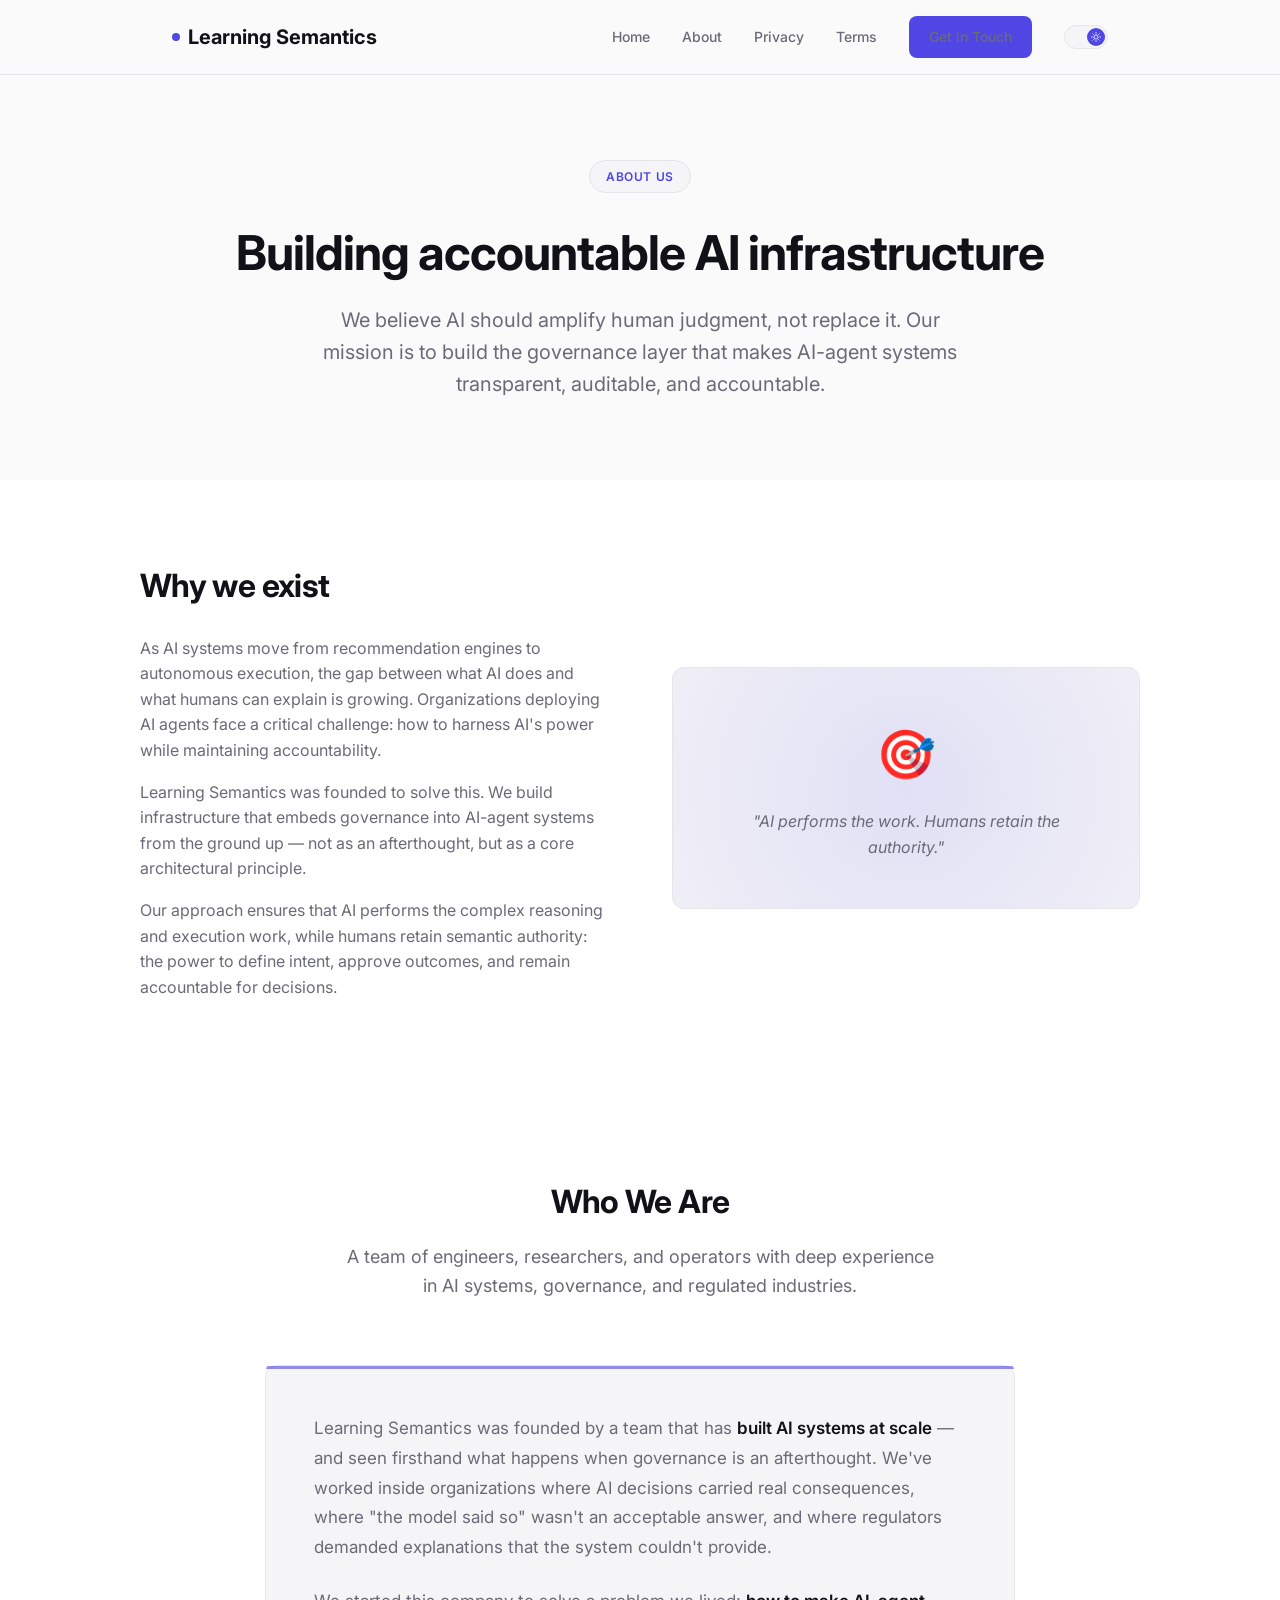
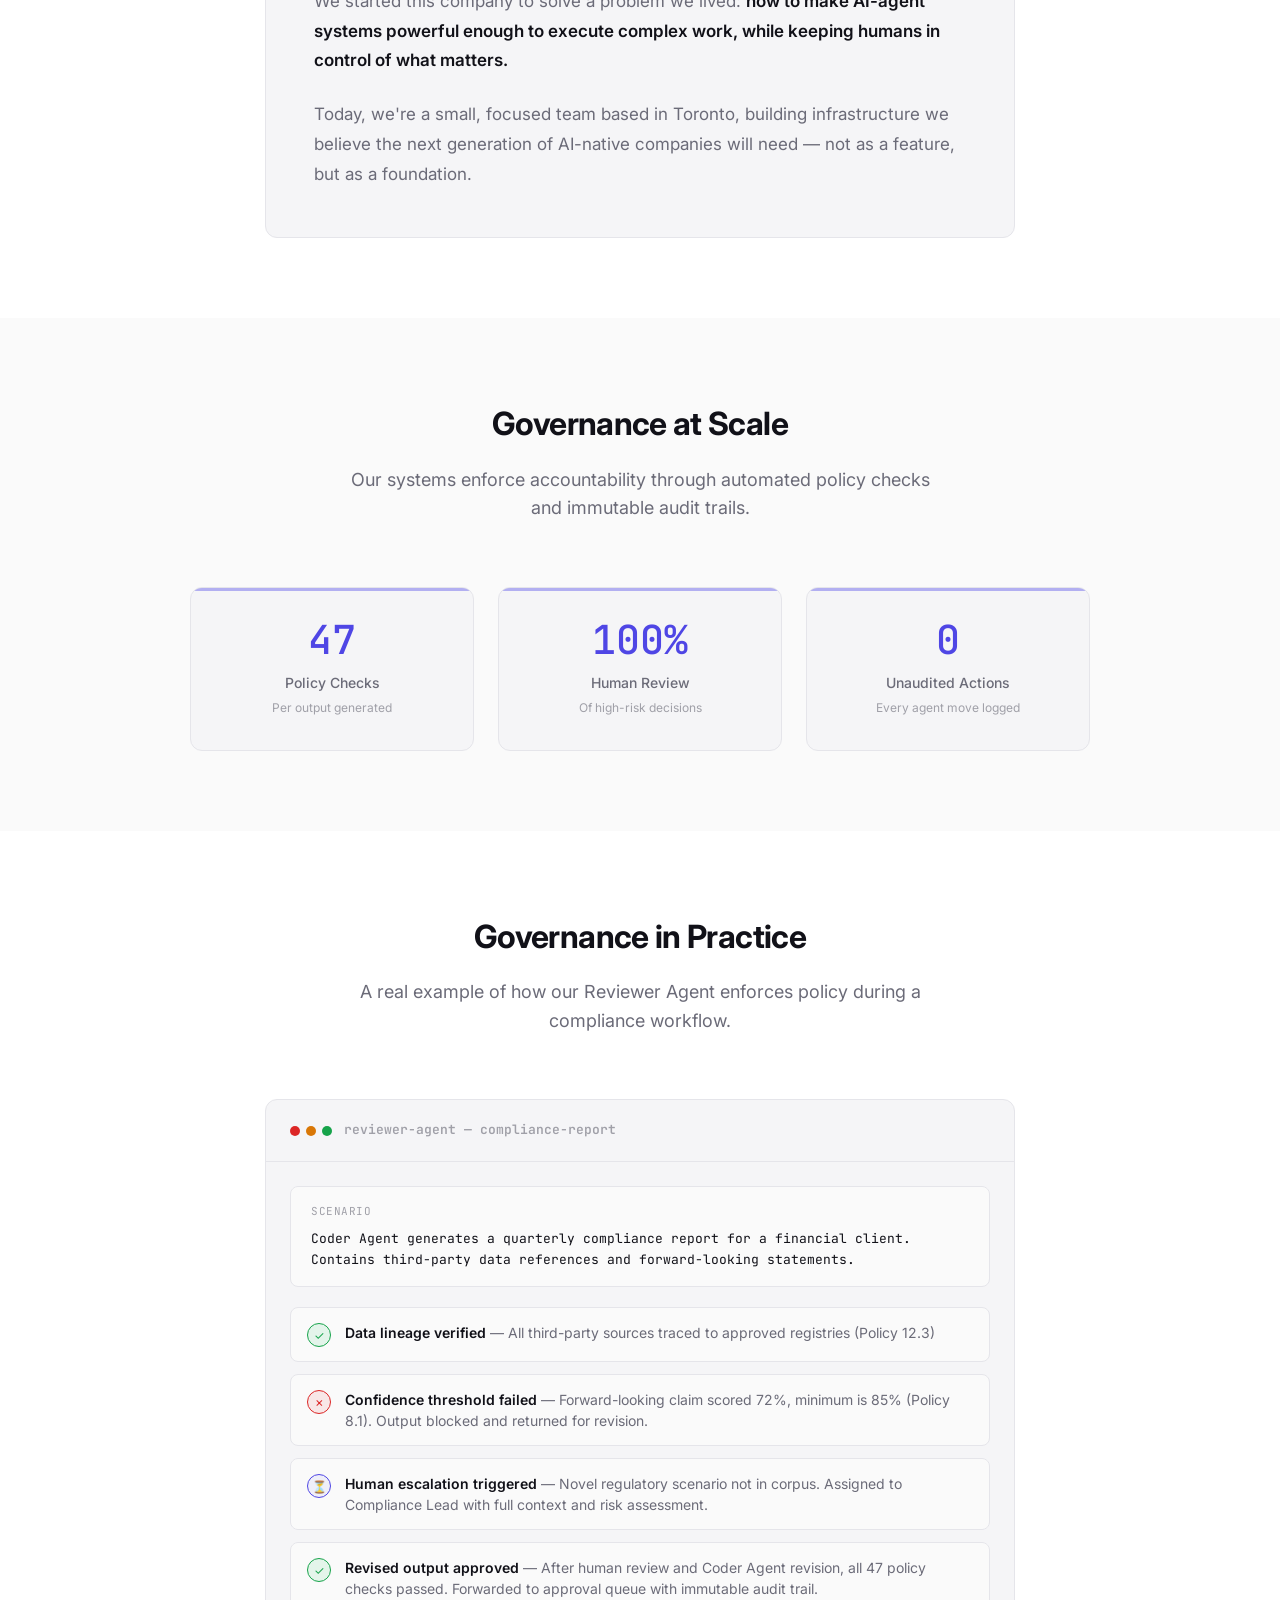
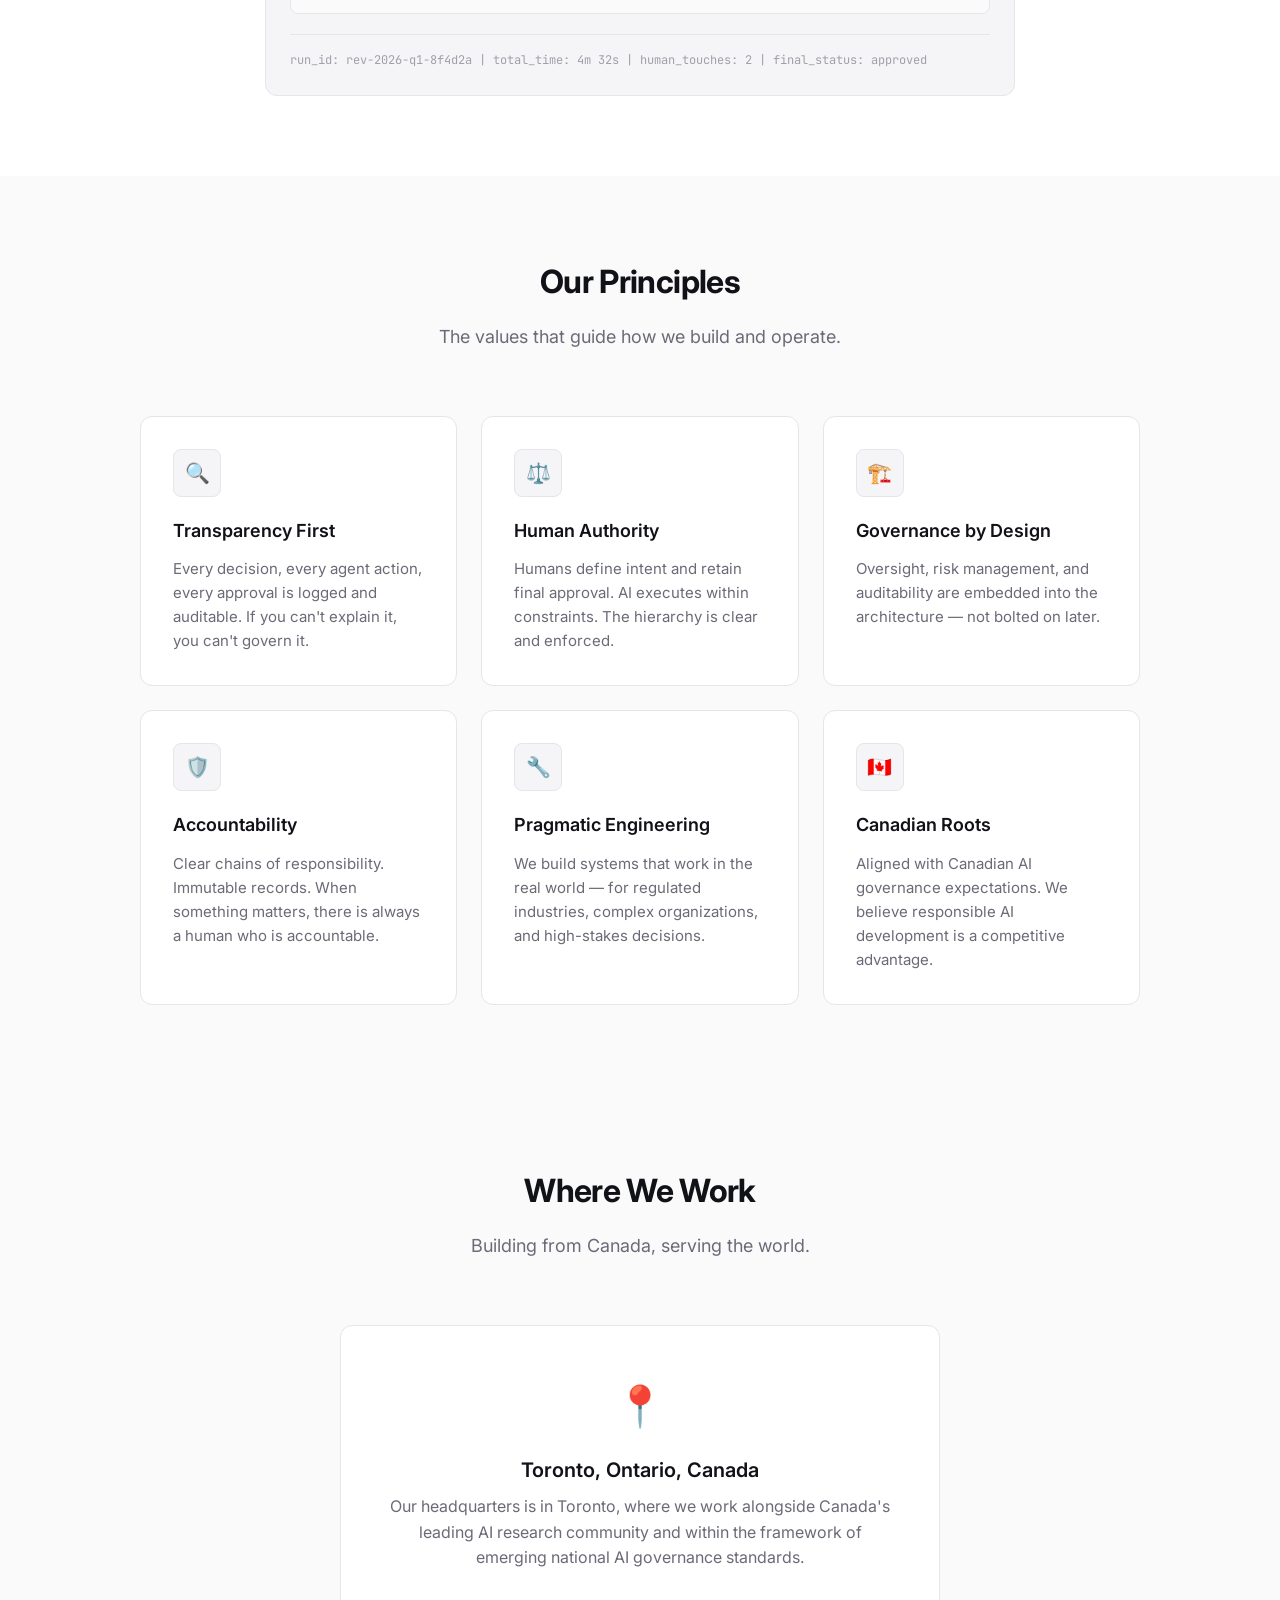
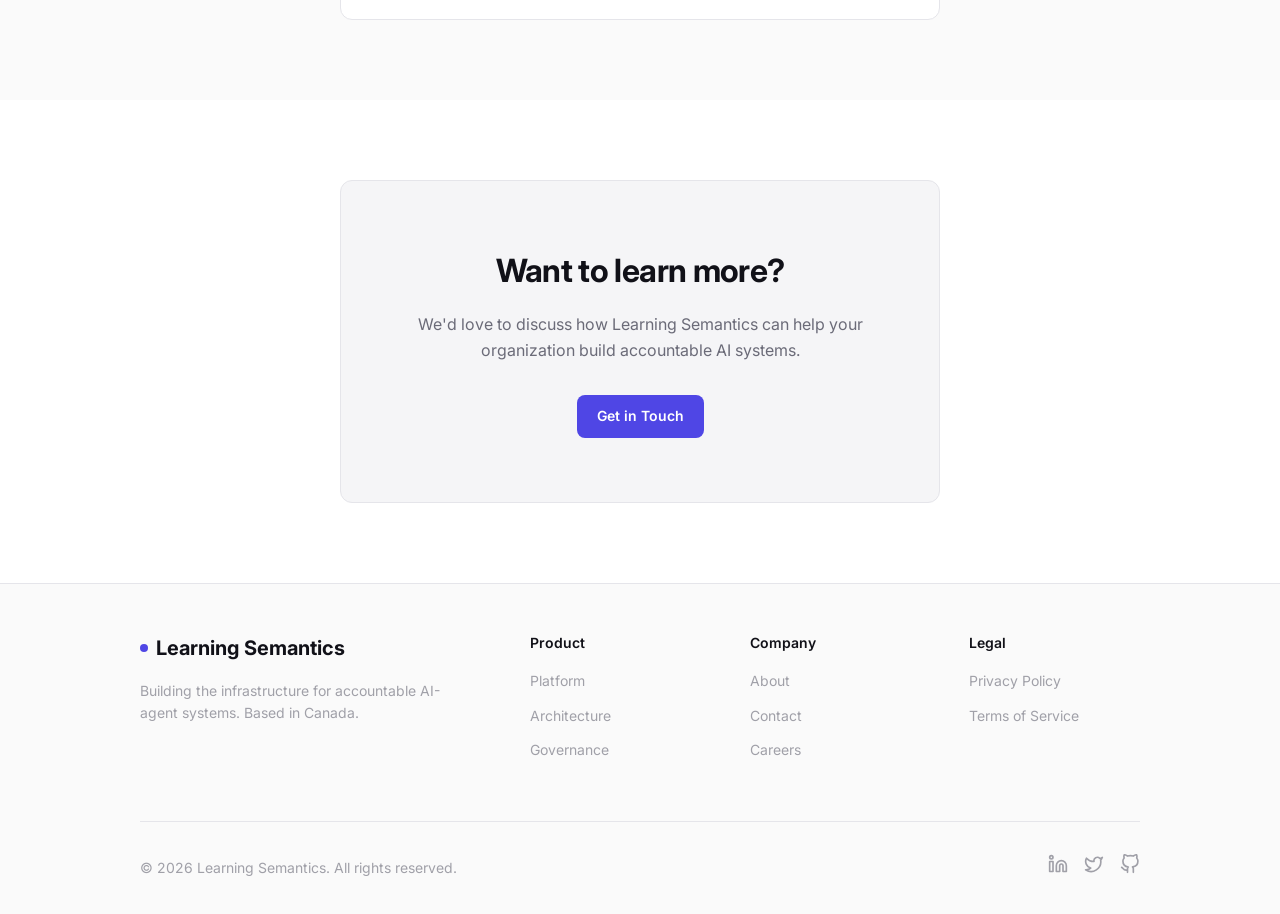
<file: about.html>
<!DOCTYPE html>
<html lang="en">
<head>
    <meta charset="UTF-8">
    <meta name="viewport" content="width=device-width, initial-scale=1.0">
    <title>About | Learning Semantics</title>
    <meta name="description" content="Learn about Learning Semantics — our mission, approach, and commitment to accountable AI.">

    <link rel="icon" href="data:image/svg+xml,<svg xmlns='http://www.w3.org/2000/svg' viewBox='0 0 100 100'><circle cx='50' cy='50' r='45' fill='%236366f1'/><circle cx='50' cy='50' r='20' fill='%23f0f0f5'/></svg>">

    <link rel="preconnect" href="https://fonts.googleapis.com">
    <link rel="preconnect" href="https://fonts.gstatic.com" crossorigin>
    <link href="https://fonts.googleapis.com/css2?family=Inter:wght@400;500;600;700&family=JetBrains+Mono:wght@400;500&display=swap" rel="stylesheet">

    <style>
        :root {
            --bg: #0a0a0f;
            --bg-elevated: #12121a;
            --bg-card: #1a1a24;
            --border: #2a2a3a;
            --text-primary: #f0f0f5;
            --text-secondary: #a0a0b0;
            --text-muted: #6a6a7a;
            --accent: #6366f1;
            --accent-hover: #818cf8;
            --accent-glow: rgba(99, 102, 241, 0.15);
            --accent-muted: rgba(99, 102, 241, 0.08);
            --success: #22c55e;
            --warning: #f59e0b;
            --danger: #ef4444;
            --radius: 12px;
            --radius-sm: 8px;
            --max-width: 1000px;
            --transition: all 0.3s ease;
        }

        [data-theme="light"] {
            --bg: #fafafa;
            --bg-elevated: #ffffff;
            --bg-card: #f5f5f7;
            --border: #e5e5ea;
            --text-primary: #111118;
            --text-secondary: #6b6b78;
            --text-muted: #a0a0a8;
            --accent: #4f46e5;
            --accent-hover: #4338ca;
            --accent-glow: rgba(79, 70, 229, 0.12);
            --accent-muted: rgba(79, 70, 229, 0.06);
            --success: #16a34a;
            --warning: #d97706;
            --danger: #dc2626;
        }

        * { margin: 0; padding: 0; box-sizing: border-box; }

        html { scroll-behavior: smooth; }

        body {
            font-family: 'Inter', -apple-system, BlinkMacSystemFont, sans-serif;
            background: var(--bg);
            color: var(--text-primary);
            line-height: 1.6;
            -webkit-font-smoothing: antialiased;
            transition: background 0.3s ease, color 0.3s ease;
        }

        /* Theme Toggle */
        .theme-toggle {
            position: relative;
            width: 44px;
            height: 24px;
            background: var(--bg-card);
            border: 1px solid var(--border);
            border-radius: 100px;
            cursor: pointer;
            transition: var(--transition);
            display: flex;
            align-items: center;
            padding: 2px;
            flex-shrink: 0;
        }

        .theme-toggle:hover { border-color: var(--accent); }

        .theme-toggle-knob {
            width: 18px;
            height: 18px;
            background: var(--accent);
            border-radius: 50%;
            transition: transform 0.3s cubic-bezier(0.4, 0, 0.2, 1);
            display: flex;
            align-items: center;
            justify-content: center;
            position: relative;
        }

        .theme-toggle-knob svg {
            width: 10px;
            height: 10px;
            color: white;
            transition: opacity 0.2s;
        }

        .theme-toggle-knob .moon-icon { position: absolute; opacity: 1; }
        .theme-toggle-knob .sun-icon { position: absolute; opacity: 0; }

        [data-theme="light"] .theme-toggle-knob { transform: translateX(20px); }
        [data-theme="light"] .theme-toggle-knob .moon-icon { opacity: 0; }
        [data-theme="light"] .theme-toggle-knob .sun-icon { opacity: 1; }

        /* Nav */
        nav {
            position: fixed;
            top: 0;
            left: 0;
            right: 0;
            z-index: 100;
            background: rgba(10, 10, 15, 0.8);
            backdrop-filter: blur(12px);
            border-bottom: 1px solid var(--border);
            transition: var(--transition);
        }

        [data-theme="light"] nav { background: rgba(250, 250, 250, 0.85); }

        .nav-container {
            max-width: var(--max-width);
            margin: 0 auto;
            padding: 1rem 2rem;
            display: flex;
            justify-content: space-between;
            align-items: center;
        }

        .logo {
            font-weight: 700;
            font-size: 1.25rem;
            color: var(--text-primary);
            text-decoration: none;
            display: flex;
            align-items: center;
            gap: 0.5rem;
        }

        .logo-dot {
            width: 8px;
            height: 8px;
            background: var(--accent);
            border-radius: 50%;
            display: inline-block;
        }

        .nav-links {
            display: flex;
            gap: 2rem;
            align-items: center;
        }

        .nav-links a {
            color: var(--text-secondary);
            text-decoration: none;
            font-size: 0.875rem;
            font-weight: 500;
            transition: color 0.2s;
        }

        .nav-links a:hover { color: var(--text-primary); }

        .btn {
            display: inline-flex;
            align-items: center;
            gap: 0.5rem;
            padding: 0.625rem 1.25rem;
            border-radius: var(--radius-sm);
            font-size: 0.875rem;
            font-weight: 600;
            text-decoration: none;
            transition: all 0.2s;
            cursor: pointer;
            border: none;
            font-family: inherit;
        }

        .btn-primary {
            background: var(--accent);
            color: white;
        }

        .btn-primary:hover {
            background: var(--accent-hover);
            transform: translateY(-1px);
            box-shadow: 0 4px 20px var(--accent-glow);
        }

        /* Hero */
        .hero {
            padding: 10rem 2rem 5rem;
            max-width: var(--max-width);
            margin: 0 auto;
            text-align: center;
        }

        .badge {
            display: inline-flex;
            align-items: center;
            gap: 0.5rem;
            padding: 0.375rem 1rem;
            background: var(--bg-card);
            border: 1px solid var(--border);
            border-radius: 100px;
            font-size: 0.75rem;
            font-weight: 600;
            color: var(--accent);
            text-transform: uppercase;
            letter-spacing: 0.05em;
            margin-bottom: 2rem;
        }

        h1 {
            font-size: clamp(2rem, 4vw, 3rem);
            font-weight: 700;
            line-height: 1.15;
            letter-spacing: -0.02em;
            margin-bottom: 1.5rem;
        }

        .hero-subtitle {
            font-size: clamp(1rem, 2vw, 1.25rem);
            color: var(--text-secondary);
            max-width: 650px;
            margin: 0 auto;
            line-height: 1.6;
        }

        /* Sections */
        section {
            padding: 5rem 2rem;
        }

        .container {
            max-width: var(--max-width);
            margin: 0 auto;
        }

        .section-header {
            text-align: center;
            max-width: 600px;
            margin: 0 auto 4rem;
        }

        h2 {
            font-size: clamp(1.5rem, 3vw, 2rem);
            font-weight: 700;
            letter-spacing: -0.02em;
            margin-bottom: 1rem;
        }

        .section-header p {
            color: var(--text-secondary);
            font-size: 1.125rem;
        }

        /* Mission */
        .mission-section {
            background: var(--bg-elevated);
        }

        .mission-grid {
            display: grid;
            grid-template-columns: 1fr 1fr;
            gap: 4rem;
            align-items: center;
        }

        .mission-text h2 {
            text-align: left;
            margin-bottom: 1.5rem;
        }

        .mission-text p {
            color: var(--text-secondary);
            margin-bottom: 1rem;
            font-size: 1rem;
        }

        .mission-visual {
            background: var(--bg-card);
            border: 1px solid var(--border);
            border-radius: var(--radius);
            padding: 3rem;
            text-align: center;
            position: relative;
            overflow: hidden;
        }

        .mission-visual::before {
            content: '';
            position: absolute;
            top: -50%;
            left: -50%;
            width: 200%;
            height: 200%;
            background: radial-gradient(circle, var(--accent-glow) 0%, transparent 70%);
            animation: rotate 20s linear infinite;
        }

        @keyframes rotate {
            from { transform: rotate(0deg); }
            to { transform: rotate(360deg); }
        }

        .mission-visual .icon {
            font-size: 3rem;
            position: relative;
            z-index: 1;
        }

        .mission-visual p {
            position: relative;
            z-index: 1;
            margin-top: 1rem;
            color: var(--text-secondary);
            font-style: italic;
        }

        /* Who We Are */
        .who-section {
            background: var(--bg-elevated);
        }

        .story-box {
            max-width: 750px;
            margin: 0 auto;
            background: var(--bg-card);
            border: 1px solid var(--border);
            border-radius: var(--radius);
            padding: 3rem;
            position: relative;
        }

        .story-box::before {
            content: '';
            position: absolute;
            top: 0;
            left: 0;
            right: 0;
            height: 3px;
            background: var(--accent);
            border-radius: var(--radius) var(--radius) 0 0;
            opacity: 0.6;
        }

        .story-box p {
            color: var(--text-secondary);
            margin-bottom: 1.5rem;
            font-size: 1.0625rem;
            line-height: 1.75;
        }

        .story-box p:last-child {
            margin-bottom: 0;
        }

        .story-box strong {
            color: var(--text-primary);
            font-weight: 600;
        }

        /* ============================================
           GOVERNANCE STATS — NEW ON ABOUT PAGE
           ============================================ */
        .governance-stats-section {
            background: var(--bg);
        }

        .governance-stats {
            display: grid;
            grid-template-columns: repeat(3, 1fr);
            gap: 1.5rem;
            max-width: 900px;
            margin: 0 auto;
        }

        .stat-card {
            background: var(--bg-card);
            border: 1px solid var(--border);
            border-radius: var(--radius);
            padding: 2rem;
            text-align: center;
            transition: all 0.3s;
            position: relative;
            overflow: hidden;
        }

        .stat-card:hover {
            border-color: var(--accent);
            transform: translateY(-2px);
        }

        .stat-card::before {
            content: '';
            position: absolute;
            top: 0;
            left: 0;
            right: 0;
            height: 3px;
            background: var(--accent);
            opacity: 0.4;
        }

        .stat-number {
            font-family: 'JetBrains Mono', monospace;
            font-size: 2.5rem;
            font-weight: 500;
            color: var(--accent);
            line-height: 1;
            margin-bottom: 0.75rem;
        }

        .stat-label {
            font-size: 0.875rem;
            color: var(--text-secondary);
            font-weight: 500;
        }

        .stat-sublabel {
            font-size: 0.75rem;
            color: var(--text-muted);
            margin-top: 0.25rem;
        }

        /* ============================================
           GOVERNANCE IN PRACTICE — NEW ON ABOUT PAGE
           ============================================ */
        .practice-section {
            background: var(--bg-elevated);
        }

        .practice-box {
            max-width: 750px;
            margin: 0 auto;
            background: var(--bg-card);
            border: 1px solid var(--border);
            border-radius: var(--radius);
            padding: 0;
            overflow: hidden;
        }

        .practice-header {
            padding: 1.25rem 1.5rem;
            border-bottom: 1px solid var(--border);
            display: flex;
            align-items: center;
            gap: 0.75rem;
        }

        .practice-dots {
            display: flex;
            gap: 6px;
        }

        .practice-dot {
            width: 10px;
            height: 10px;
            border-radius: 50%;
        }

        .practice-dot.red { background: var(--danger); }
        .practice-dot.yellow { background: var(--warning); }
        .practice-dot.green { background: var(--success); }

        .practice-title {
            font-size: 0.8125rem;
            font-weight: 600;
            color: var(--text-muted);
            font-family: 'JetBrains Mono', monospace;
        }

        .practice-body {
            padding: 1.5rem;
        }

        .practice-scenario {
            background: var(--bg);
            border: 1px solid var(--border);
            border-radius: var(--radius-sm);
            padding: 1rem 1.25rem;
            margin-bottom: 1.25rem;
            font-family: 'JetBrains Mono', monospace;
            font-size: 0.8125rem;
            color: var(--text-secondary);
        }

        .practice-scenario-label {
            font-size: 0.6875rem;
            text-transform: uppercase;
            letter-spacing: 0.05em;
            color: var(--text-muted);
            margin-bottom: 0.5rem;
        }

        .practice-scenario-text {
            color: var(--text-primary);
        }

        .practice-steps {
            display: flex;
            flex-direction: column;
            gap: 0.75rem;
        }

        .practice-step {
            display: flex;
            align-items: flex-start;
            gap: 0.875rem;
            padding: 0.875rem 1rem;
            background: var(--bg);
            border: 1px solid var(--border);
            border-radius: var(--radius-sm);
            transition: all 0.2s;
        }

        .practice-step:hover {
            border-color: var(--accent);
        }

        .step-icon {
            width: 24px;
            height: 24px;
            border-radius: 50%;
            display: flex;
            align-items: center;
            justify-content: center;
            flex-shrink: 0;
            font-size: 0.75rem;
            margin-top: 1px;
        }

        .step-icon.check {
            background: rgba(34, 197, 94, 0.1);
            border: 1px solid var(--success);
            color: var(--success);
        }

        .step-icon.block {
            background: rgba(239, 68, 68, 0.1);
            border: 1px solid var(--danger);
            color: var(--danger);
        }

        .step-icon.human {
            background: var(--accent-muted);
            border: 1px solid var(--accent);
            color: var(--accent);
        }

        .step-text {
            font-size: 0.875rem;
            color: var(--text-secondary);
            line-height: 1.5;
        }

        .step-text strong {
            color: var(--text-primary);
            font-weight: 600;
        }

        .practice-meta {
            margin-top: 1.25rem;
            padding-top: 1rem;
            border-top: 1px solid var(--border);
            font-size: 0.75rem;
            color: var(--text-muted);
            font-family: 'JetBrains Mono', monospace;
        }

        /* Values */
        .values-grid {
            display: grid;
            grid-template-columns: repeat(auto-fit, minmax(280px, 1fr));
            gap: 1.5rem;
        }

        .value-card {
            background: var(--bg-elevated);
            border: 1px solid var(--border);
            border-radius: var(--radius);
            padding: 2rem;
            transition: all 0.3s;
        }

        .value-card:hover {
            border-color: var(--accent);
            transform: translateY(-2px);
        }

        .value-card .icon {
            width: 48px;
            height: 48px;
            background: var(--bg-card);
            border: 1px solid var(--border);
            border-radius: var(--radius-sm);
            display: flex;
            align-items: center;
            justify-content: center;
            margin-bottom: 1.25rem;
            font-size: 1.25rem;
        }

        .value-card h3 {
            font-size: 1.125rem;
            font-weight: 600;
            margin-bottom: 0.75rem;
        }

        .value-card p {
            color: var(--text-secondary);
            font-size: 0.9375rem;
            line-height: 1.6;
        }

        /* Location */
        .location-box {
            background: var(--bg-elevated);
            border: 1px solid var(--border);
            border-radius: var(--radius);
            padding: 3rem;
            text-align: center;
            max-width: 600px;
            margin: 0 auto;
        }

        .location-box .icon {
            font-size: 2.5rem;
            margin-bottom: 1rem;
        }

        .location-box h3 {
            font-size: 1.25rem;
            font-weight: 600;
            margin-bottom: 0.5rem;
        }

        .location-box p {
            color: var(--text-secondary);
        }

        /* CTA */
        .cta-section {
            background: var(--bg-elevated);
            text-align: center;
        }

        .cta-box {
            background: var(--bg-card);
            border: 1px solid var(--border);
            border-radius: var(--radius);
            padding: 4rem 2rem;
            max-width: 600px;
            margin: 0 auto;
        }

        .cta-box h2 {
            margin-bottom: 1rem;
        }

        .cta-box p {
            color: var(--text-secondary);
            margin-bottom: 2rem;
        }

        /* Footer */
        footer {
            border-top: 1px solid var(--border);
            padding: 3rem 2rem 2rem;
        }

        .footer-grid {
            max-width: var(--max-width);
            margin: 0 auto;
            display: grid;
            grid-template-columns: 2fr 1fr 1fr 1fr;
            gap: 3rem;
            margin-bottom: 3rem;
        }

        .footer-brand p {
            color: var(--text-muted);
            font-size: 0.875rem;
            margin-top: 1rem;
            max-width: 300px;
        }

        .footer-col h4 {
            font-size: 0.875rem;
            font-weight: 600;
            margin-bottom: 1rem;
            color: var(--text-primary);
        }

        .footer-col a {
            display: block;
            color: var(--text-muted);
            text-decoration: none;
            font-size: 0.875rem;
            margin-bottom: 0.75rem;
            transition: color 0.2s;
        }

        .footer-col a:hover { color: var(--text-primary); }

        .footer-bottom {
            max-width: var(--max-width);
            margin: 0 auto;
            padding-top: 2rem;
            border-top: 1px solid var(--border);
            display: flex;
            justify-content: space-between;
            align-items: center;
            flex-wrap: wrap;
            gap: 1rem;
        }

        .footer-bottom p {
            color: var(--text-muted);
            font-size: 0.875rem;
        }

        .social-links {
            display: flex;
            gap: 1rem;
        }

        .social-links a {
            color: var(--text-muted);
            transition: color 0.2s;
        }

        .social-links a:hover { color: var(--text-primary); }

        /* Animations */
        .fade-in {
            opacity: 0;
            transform: translateY(20px);
            transition: opacity 0.6s ease, transform 0.6s ease;
        }

        .fade-in.visible {
            opacity: 1;
            transform: translateY(0);
        }

        /* Mobile */
        @media (max-width: 768px) {
            .nav-links { display: none; }

            .hero { padding: 8rem 1.5rem 4rem; }

            .mission-grid {
                grid-template-columns: 1fr;
                gap: 2rem;
            }

            .mission-text h2 { text-align: center; }

            section { padding: 3rem 1.5rem; }

            .story-box { padding: 2rem 1.5rem; }

            .governance-stats {
                grid-template-columns: 1fr;
                gap: 1rem;
            }

            .practice-box { margin: 0 -0.5rem; }

            .footer-grid {
                grid-template-columns: 1fr;
                gap: 2rem;
            }

            .location-box { padding: 2rem 1.5rem; }
        }
    </style>
</head>
<body>

    <!-- Navigation -->
    <nav>
        <div class="nav-container">
            <a href="index.html" class="logo">
                <span class="logo-dot"></span>
                Learning Semantics
            </a>
            <div class="nav-links">
                <a href="index.html">Home</a>
                <a href="about.html">About</a>
                <a href="privacy.html">Privacy</a>
                <a href="terms.html">Terms</a>
                <a href="index.html#contact" class="btn btn-primary">Get in Touch</a>
                <button class="theme-toggle" id="themeToggle" aria-label="Toggle dark/light mode">
                    <div class="theme-toggle-knob">
                        <svg class="moon-icon" fill="none" stroke="currentColor" stroke-width="2" viewBox="0 0 24 24">
                            <path stroke-linecap="round" stroke-linejoin="round" d="M21 12.79A9 9 0 1111.21 3 7 7 0 0021 12.79z"/>
                        </svg>
                        <svg class="sun-icon" fill="none" stroke="currentColor" stroke-width="2" viewBox="0 0 24 24">
                            <circle cx="12" cy="12" r="5"/>
                            <path stroke-linecap="round" stroke-linejoin="round" d="M12 1v2m0 18v2M4.22 4.22l1.42 1.42m12.72 12.72l1.42 1.42M1 12h2m18 0h2M4.22 19.78l1.42-1.42M18.36 5.64l1.42-1.42"/>
                        </svg>
                    </div>
                </button>
            </div>
        </div>
    </nav>

    <!-- Hero -->
    <section class="hero">
        <div class="badge">About Us</div>
        <h1>Building accountable AI infrastructure</h1>
        <p class="hero-subtitle">
            We believe AI should amplify human judgment, not replace it. Our mission is to build the governance layer that makes AI-agent systems transparent, auditable, and accountable.
        </p>
    </section>

    <!-- Mission -->
    <section class="mission-section">
        <div class="container">
            <div class="mission-grid">
                <div class="mission-text fade-in">
                    <h2>Why we exist</h2>
                    <p>As AI systems move from recommendation engines to autonomous execution, the gap between what AI does and what humans can explain is growing. Organizations deploying AI agents face a critical challenge: how to harness AI's power while maintaining accountability.</p>
                    <p>Learning Semantics was founded to solve this. We build infrastructure that embeds governance into AI-agent systems from the ground up &mdash; not as an afterthought, but as a core architectural principle.</p>
                    <p>Our approach ensures that AI performs the complex reasoning and execution work, while humans retain semantic authority: the power to define intent, approve outcomes, and remain accountable for decisions.</p>
                </div>
                <div class="mission-visual fade-in">
                    <div class="icon">&#127919;</div>
                    <p>"AI performs the work. Humans retain the authority."</p>
                </div>
            </div>
        </div>
    </section>

    <!-- Who We Are -->
    <section class="who-section">
        <div class="container">
            <div class="section-header fade-in">
                <h2>Who We Are</h2>
                <p>A team of engineers, researchers, and operators with deep experience in AI systems, governance, and regulated industries.</p>
            </div>
            <div class="story-box fade-in">
                <p>Learning Semantics was founded by a team that has <strong>built AI systems at scale</strong> &mdash; and seen firsthand what happens when governance is an afterthought. We've worked inside organizations where AI decisions carried real consequences, where "the model said so" wasn't an acceptable answer, and where regulators demanded explanations that the system couldn't provide.</p>

                <p>We started this company to solve a problem we lived: <strong>how to make AI-agent systems powerful enough to execute complex work, while keeping humans in control of what matters.</strong></p>

                <p>Today, we're a small, focused team based in Toronto, building infrastructure we believe the next generation of AI-native companies will need &mdash; not as a feature, but as a foundation.</p>
            </div>
        </div>
    </section>

    <!-- ============================================
         GOVERNANCE STATS — NEW ON ABOUT PAGE
         ============================================ -->
    <section class="governance-stats-section">
        <div class="container">
            <div class="section-header fade-in">
                <h2>Governance at Scale</h2>
                <p>Our systems enforce accountability through automated policy checks and immutable audit trails.</p>
            </div>
            <div class="governance-stats fade-in">
                <div class="stat-card">
                    <div class="stat-number">47</div>
                    <div class="stat-label">Policy Checks</div>
                    <div class="stat-sublabel">Per output generated</div>
                </div>
                <div class="stat-card">
                    <div class="stat-number">100%</div>
                    <div class="stat-label">Human Review</div>
                    <div class="stat-sublabel">Of high-risk decisions</div>
                </div>
                <div class="stat-card">
                    <div class="stat-number">0</div>
                    <div class="stat-label">Unaudited Actions</div>
                    <div class="stat-sublabel">Every agent move logged</div>
                </div>
            </div>
        </div>
    </section>

    <!-- ============================================
         GOVERNANCE IN PRACTICE — NEW ON ABOUT PAGE
         ============================================ -->
    <section class="practice-section">
        <div class="container">
            <div class="section-header fade-in">
                <h2>Governance in Practice</h2>
                <p>A real example of how our Reviewer Agent enforces policy during a compliance workflow.</p>
            </div>
            <div class="practice-box fade-in">
                <div class="practice-header">
                    <div class="practice-dots">
                        <div class="practice-dot red"></div>
                        <div class="practice-dot yellow"></div>
                        <div class="practice-dot green"></div>
                    </div>
                    <div class="practice-title">reviewer-agent — compliance-report</div>
                </div>
                <div class="practice-body">
                    <div class="practice-scenario">
                        <div class="practice-scenario-label">Scenario</div>
                        <div class="practice-scenario-text">Coder Agent generates a quarterly compliance report for a financial client. Contains third-party data references and forward-looking statements.</div>
                    </div>
                    <div class="practice-steps">
                        <div class="practice-step">
                            <div class="step-icon check">&#10003;</div>
                            <div class="step-text"><strong>Data lineage verified</strong> &mdash; All third-party sources traced to approved registries (Policy 12.3)</div>
                        </div>
                        <div class="practice-step">
                            <div class="step-icon block">&#10007;</div>
                            <div class="step-text"><strong>Confidence threshold failed</strong> &mdash; Forward-looking claim scored 72%, minimum is 85% (Policy 8.1). Output blocked and returned for revision.</div>
                        </div>
                        <div class="practice-step">
                            <div class="step-icon human">&#9203;</div>
                            <div class="step-text"><strong>Human escalation triggered</strong> &mdash; Novel regulatory scenario not in corpus. Assigned to Compliance Lead with full context and risk assessment.</div>
                        </div>
                        <div class="practice-step">
                            <div class="step-icon check">&#10003;</div>
                            <div class="step-text"><strong>Revised output approved</strong> &mdash; After human review and Coder Agent revision, all 47 policy checks passed. Forwarded to approval queue with immutable audit trail.</div>
                        </div>
                    </div>
                    <div class="practice-meta">
                        run_id: rev-2026-q1-8f4d2a | total_time: 4m 32s | human_touches: 2 | final_status: approved
                    </div>
                </div>
            </div>
        </div>
    </section>

    <!-- Values -->
    <section>
        <div class="container">
            <div class="section-header fade-in">
                <h2>Our Principles</h2>
                <p>The values that guide how we build and operate.</p>
            </div>
            <div class="values-grid">
                <div class="value-card fade-in">
                    <div class="icon">&#128269;</div>
                    <h3>Transparency First</h3>
                    <p>Every decision, every agent action, every approval is logged and auditable. If you can't explain it, you can't govern it.</p>
                </div>
                <div class="value-card fade-in">
                    <div class="icon">&#9878;&#65039;</div>
                    <h3>Human Authority</h3>
                    <p>Humans define intent and retain final approval. AI executes within constraints. The hierarchy is clear and enforced.</p>
                </div>
                <div class="value-card fade-in">
                    <div class="icon">&#127959;&#65039;</div>
                    <h3>Governance by Design</h3>
                    <p>Oversight, risk management, and auditability are embedded into the architecture &mdash; not bolted on later.</p>
                </div>
                <div class="value-card fade-in">
                    <div class="icon">&#128737;&#65039;</div>
                    <h3>Accountability</h3>
                    <p>Clear chains of responsibility. Immutable records. When something matters, there is always a human who is accountable.</p>
                </div>
                <div class="value-card fade-in">
                    <div class="icon">&#128295;</div>
                    <h3>Pragmatic Engineering</h3>
                    <p>We build systems that work in the real world &mdash; for regulated industries, complex organizations, and high-stakes decisions.</p>
                </div>
                <div class="value-card fade-in">
                    <div class="icon">&#127464;&#127462;</div>
                    <h3>Canadian Roots</h3>
                    <p>Aligned with Canadian AI governance expectations. We believe responsible AI development is a competitive advantage.</p>
                </div>
            </div>
        </div>
    </section>

    <!-- Location -->
    <section>
        <div class="container">
            <div class="section-header fade-in">
                <h2>Where We Work</h2>
                <p>Building from Canada, serving the world.</p>
            </div>
            <div class="location-box fade-in">
                <div class="icon">&#128205;</div>
                <h3>Toronto, Ontario, Canada</h3>
                <p>Our headquarters is in Toronto, where we work alongside Canada's leading AI research community and within the framework of emerging national AI governance standards.</p>
            </div>
        </div>
    </section>

    <!-- CTA -->
    <section class="cta-section">
        <div class="container">
            <div class="cta-box fade-in">
                <h2>Want to learn more?</h2>
                <p>We'd love to discuss how Learning Semantics can help your organization build accountable AI systems.</p>
                <a href="index.html#contact" class="btn btn-primary">Get in Touch</a>
            </div>
        </div>
    </section>

    <!-- Footer -->
    <footer>
        <div class="footer-grid">
            <div class="footer-brand">
                <a href="index.html" class="logo">
                    <span class="logo-dot"></span>
                    Learning Semantics
                </a>
                <p>Building the infrastructure for accountable AI-agent systems. Based in Canada.</p>
            </div>
            <div class="footer-col">
                <h4>Product</h4>
                <a href="index.html#platform">Platform</a>
                <a href="index.html#architecture">Architecture</a>
                <a href="index.html#governance">Governance</a>
            </div>
            <div class="footer-col">
                <h4>Company</h4>
                <a href="about.html">About</a>
                <a href="index.html#contact">Contact</a>
                <a href="#">Careers</a>
            </div>
            <div class="footer-col">
                <h4>Legal</h4>
                <a href="privacy.html">Privacy Policy</a>
                <a href="terms.html">Terms of Service</a>
            </div>
        </div>
        <div class="footer-bottom">
            <p>&copy; 2026 Learning Semantics. All rights reserved.</p>
            <div class="social-links">
                <a href="#" aria-label="LinkedIn">
                    <svg width="20" height="20" viewBox="0 0 24 24" fill="none" stroke="currentColor" stroke-width="2" stroke-linecap="round" stroke-linejoin="round"><path d="M16 8a6 6 0 0 1 6 6v7h-4v-7a2 2 0 0 0-2-2 2 2 0 0 0-2 2v7h-4v-7a6 6 0 0 1 6-6z"/><rect x="2" y="9" width="4" height="12"/><circle cx="4" cy="4" r="2"/></svg>
                </a>
                <a href="#" aria-label="Twitter">
                    <svg width="20" height="20" viewBox="0 0 24 24" fill="none" stroke="currentColor" stroke-width="2" stroke-linecap="round" stroke-linejoin="round"><path d="M22 4s-.7 2.1-2 3.4c1.6 10-9.4 17.3-18 11.6 2.2.1 4.4-.6 6-2C3 15.5.5 9.6 3 5c2.2 2.6 5.6 4.1 9 4-.9-4.2 4-6.6 7-3.8 1.1 0 3-1.2 3-1.2z"/></svg>
                </a>
                <a href="#" aria-label="GitHub">
                    <svg width="20" height="20" viewBox="0 0 24 24" fill="none" stroke="currentColor" stroke-width="2" stroke-linecap="round" stroke-linejoin="round"><path d="M9 19c-5 1.5-5-2.5-7-3m14 6v-3.87a3.37 3.37 0 0 0-.94-2.61c3.14-.35 6.44-1.54 6.44-7A5.44 5.44 0 0 0 20 4.77 5.07 5.07 0 0 0 19.91 1S18.73.65 16 2.48a13.38 13.38 0 0 0-7 0C6.27.65 5.09 1 5.09 1A5.07 5.07 0 0 0 5 4.77a5.44 5.44 0 0 0-1.5 3.78c0 5.42 3.3 6.61 6.44 7A3.37 3.37 0 0 0 9 18.13V22"/></svg>
                </a>
            </div>
        </div>
    </footer>

    <script>
        // Theme Toggle
        (function() {
            const toggle = document.getElementById('themeToggle');
            const html = document.documentElement;
            const savedTheme = localStorage.getItem('theme');
            const systemPrefersLight = window.matchMedia('(prefers-color-scheme: light)').matches;

            if (savedTheme) {
                html.setAttribute('data-theme', savedTheme);
            } else if (systemPrefersLight) {
                html.setAttribute('data-theme', 'light');
            }

            toggle.addEventListener('click', function() {
                const currentTheme = html.getAttribute('data-theme');
                const newTheme = currentTheme === 'light' ? 'dark' : 'light';
                html.setAttribute('data-theme', newTheme);
                localStorage.setItem('theme', newTheme);
            });
        })();

        const observerOptions = {
            threshold: 0.1,
            rootMargin: '0px 0px -50px 0px'
        };

        const observer = new IntersectionObserver((entries) => {
            entries.forEach(entry => {
                if (entry.isIntersecting) {
                    entry.target.classList.add('visible');
                }
            });
        }, observerOptions);

        document.querySelectorAll('.fade-in').forEach(el => observer.observe(el));
    </script>


    <!-- Force same-tab navigation for all internal links -->
    <script>
        document.querySelectorAll('a').forEach(function(link) {
            link.removeAttribute('target');
            link.addEventListener('click', function(e) {
                // Prevent any default new-tab behavior
                if (link.getAttribute('target') === '_blank') {
                    e.preventDefault();
                    window.location.href = link.href;
                }
            });
        });
    </script>
    
</body>
</html>
</file>
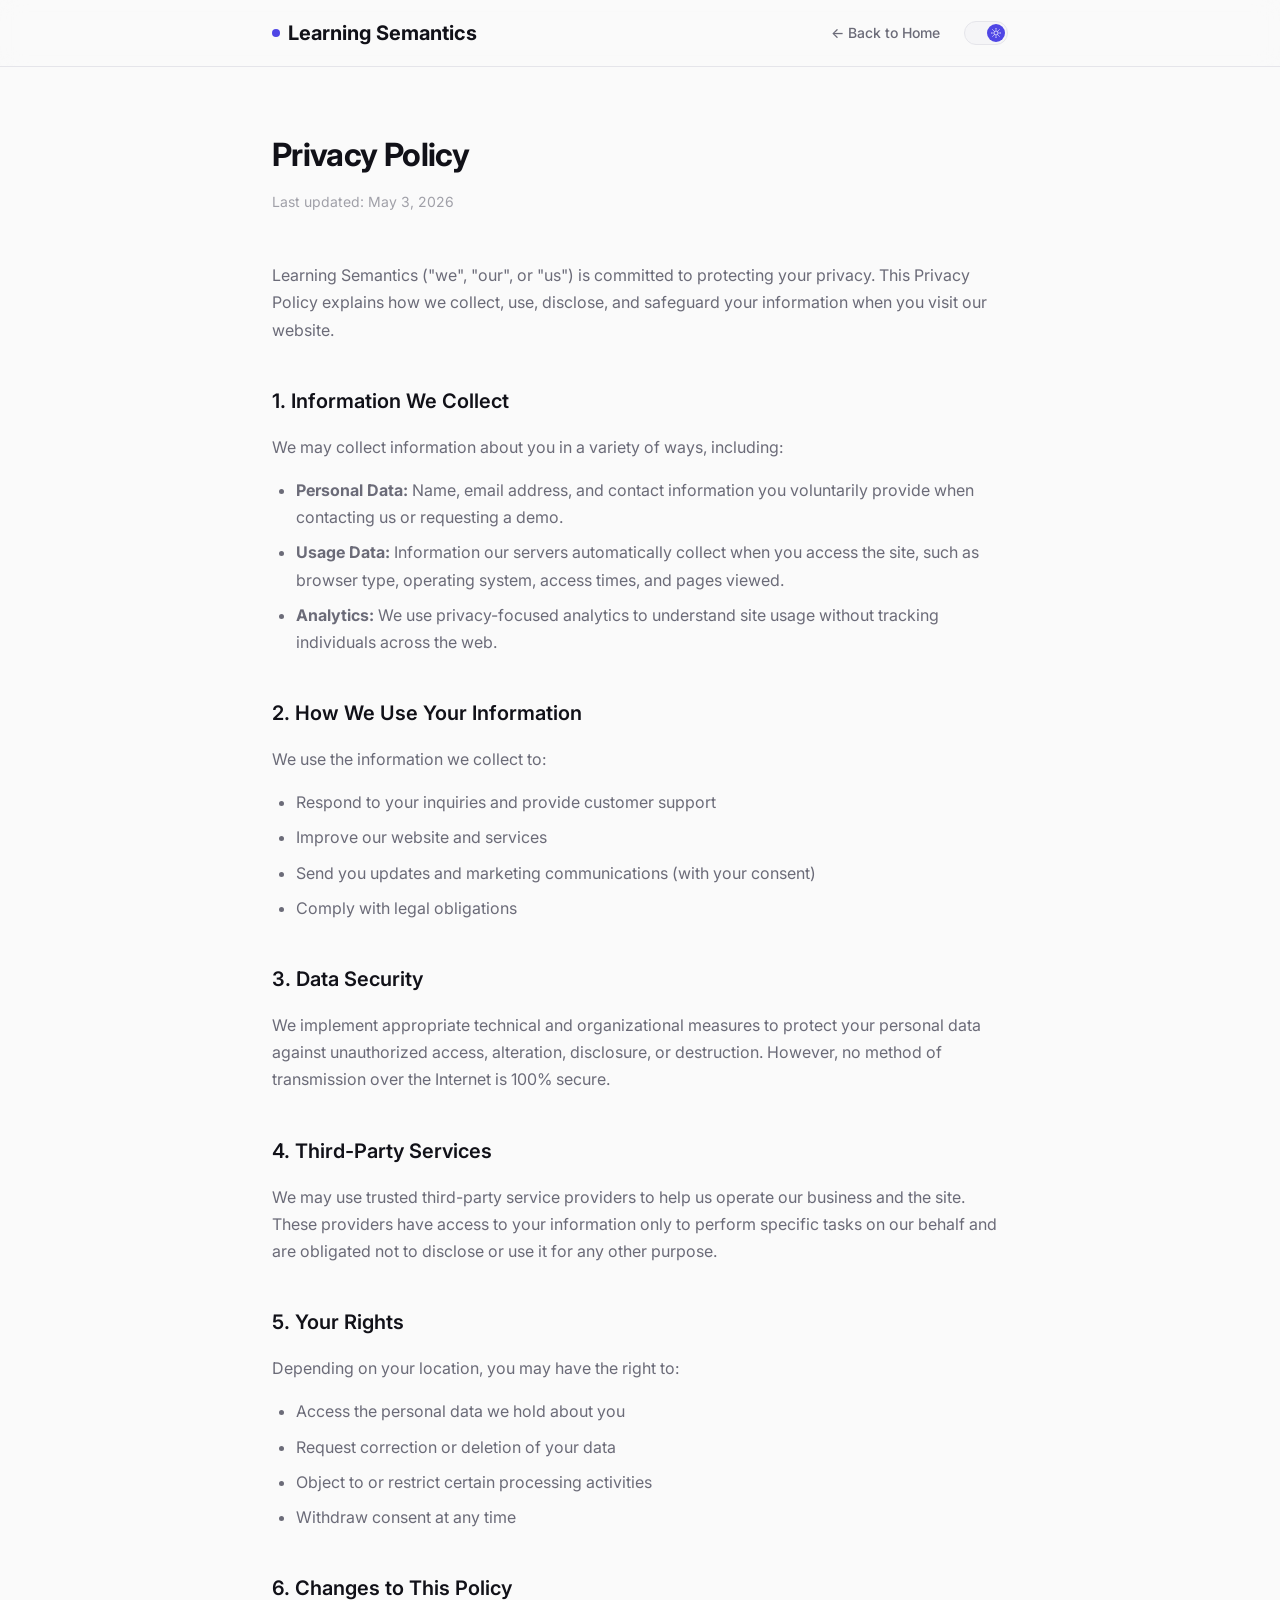
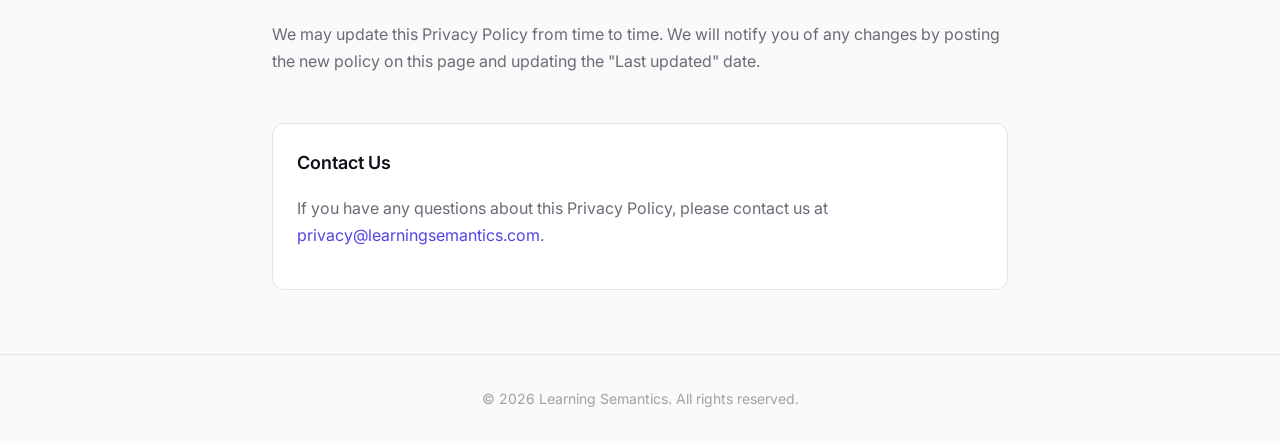
<file: privacy.html>
<!DOCTYPE html>
<html lang="en">
<head>
    <meta charset="UTF-8">
    <meta name="viewport" content="width=device-width, initial-scale=1.0">
    <title>Privacy Policy | Learning Semantics</title>
    <meta name="description" content="Learning Semantics privacy policy.">

    <link rel="icon" href="data:image/svg+xml,<svg xmlns='http://www.w3.org/2000/svg' viewBox='0 0 100 100'><circle cx='50' cy='50' r='45' fill='%236366f1'/><circle cx='50' cy='50' r='20' fill='%23f0f0f5'/></svg>">

    <link rel="preconnect" href="https://fonts.googleapis.com">
    <link rel="preconnect" href="https://fonts.gstatic.com" crossorigin>
    <link href="https://fonts.googleapis.com/css2?family=Inter:wght@400;500;600;700&display=swap" rel="stylesheet">

    <style>
        :root {
            --bg: #0a0a0f;
            --bg-elevated: #12121a;
            --bg-card: #1a1a24;
            --border: #2a2a3a;
            --text-primary: #f0f0f5;
            --text-secondary: #a0a0b0;
            --text-muted: #6a6a7a;
            --accent: #6366f1;
            --accent-hover: #818cf8;
            --radius: 12px;
            --radius-sm: 8px;
            --max-width: 800px;
            --transition: all 0.3s ease;
        }

        [data-theme="light"] {
            --bg: #fafafa;
            --bg-elevated: #ffffff;
            --bg-card: #f5f5f7;
            --border: #e5e5ea;
            --text-primary: #111118;
            --text-secondary: #6b6b78;
            --text-muted: #a0a0a8;
            --accent: #4f46e5;
            --accent-hover: #4338ca;
        }

        * { margin: 0; padding: 0; box-sizing: border-box; }

        body {
            font-family: 'Inter', -apple-system, BlinkMacSystemFont, sans-serif;
            background: var(--bg);
            color: var(--text-primary);
            line-height: 1.7;
            -webkit-font-smoothing: antialiased;
            transition: background 0.3s ease, color 0.3s ease;
        }

        /* Theme Toggle */
        .theme-toggle {
            position: relative;
            width: 44px;
            height: 24px;
            background: var(--bg-card);
            border: 1px solid var(--border);
            border-radius: 100px;
            cursor: pointer;
            transition: var(--transition);
            display: flex;
            align-items: center;
            padding: 2px;
            flex-shrink: 0;
        }

        .theme-toggle:hover { border-color: var(--accent); }

        .theme-toggle-knob {
            width: 18px;
            height: 18px;
            background: var(--accent);
            border-radius: 50%;
            transition: transform 0.3s cubic-bezier(0.4, 0, 0.2, 1);
            display: flex;
            align-items: center;
            justify-content: center;
            position: relative;
        }

        .theme-toggle-knob svg {
            width: 10px;
            height: 10px;
            color: white;
            transition: opacity 0.2s;
        }

        .theme-toggle-knob .moon-icon { position: absolute; opacity: 1; }
        .theme-toggle-knob .sun-icon { position: absolute; opacity: 0; }

        [data-theme="light"] .theme-toggle-knob { transform: translateX(20px); }
        [data-theme="light"] .theme-toggle-knob .moon-icon { opacity: 0; }
        [data-theme="light"] .theme-toggle-knob .sun-icon { opacity: 1; }

        nav {
            position: fixed;
            top: 0;
            left: 0;
            right: 0;
            z-index: 100;
            background: rgba(10, 10, 15, 0.8);
            backdrop-filter: blur(12px);
            border-bottom: 1px solid var(--border);
            transition: var(--transition);
        }

        [data-theme="light"] nav { background: rgba(250, 250, 250, 0.85); }

        .nav-container {
            max-width: var(--max-width);
            margin: 0 auto;
            padding: 1rem 2rem;
            display: flex;
            justify-content: space-between;
            align-items: center;
        }

        .logo {
            font-weight: 700;
            font-size: 1.25rem;
            color: var(--text-primary);
            text-decoration: none;
            display: flex;
            align-items: center;
            gap: 0.5rem;
        }

        .logo-dot {
            width: 8px;
            height: 8px;
            background: var(--accent);
            border-radius: 50%;
            display: inline-block;
        }

        .back-link {
            color: var(--text-secondary);
            text-decoration: none;
            font-size: 0.875rem;
            font-weight: 500;
            transition: color 0.2s;
        }

        .back-link:hover { color: var(--text-primary); }

        main {
            max-width: var(--max-width);
            margin: 0 auto;
            padding: 8rem 2rem 4rem;
        }

        h1 {
            font-size: 2rem;
            font-weight: 700;
            margin-bottom: 0.5rem;
            letter-spacing: -0.02em;
        }

        .last-updated {
            color: var(--text-muted);
            font-size: 0.875rem;
            margin-bottom: 3rem;
        }

        h2 {
            font-size: 1.25rem;
            font-weight: 600;
            margin-top: 2.5rem;
            margin-bottom: 1rem;
            color: var(--text-primary);
        }

        p {
            color: var(--text-secondary);
            margin-bottom: 1rem;
        }

        ul {
            color: var(--text-secondary);
            margin-bottom: 1rem;
            padding-left: 1.5rem;
        }

        li { margin-bottom: 0.5rem; }

        a { color: var(--accent); text-decoration: none; }
        a:hover { text-decoration: underline; }

        .contact-box {
            background: var(--bg-elevated);
            border: 1px solid var(--border);
            border-radius: var(--radius);
            padding: 1.5rem;
            margin-top: 3rem;
        }

        .contact-box h2 {
            margin-top: 0;
            font-size: 1.125rem;
        }

        footer {
            border-top: 1px solid var(--border);
            padding: 2rem;
            text-align: center;
        }

        footer p {
            color: var(--text-muted);
            font-size: 0.875rem;
            margin: 0;
        }

        @media (max-width: 768px) {
            main { padding: 7rem 1.5rem 3rem; }
        }
    </style>
</head>
<body>

    <nav>
        <div class="nav-container">
            <a href="index.html" class="logo">
                <span class="logo-dot"></span>
                Learning Semantics
            </a>
            <div style="display:flex;align-items:center;gap:1.5rem;">
                <a href="index.html" class="back-link">← Back to Home</a>
                <button class="theme-toggle" id="themeToggle" aria-label="Toggle dark/light mode">
                    <div class="theme-toggle-knob">
                        <svg class="moon-icon" fill="none" stroke="currentColor" stroke-width="2" viewBox="0 0 24 24">
                            <path stroke-linecap="round" stroke-linejoin="round" d="M21 12.79A9 9 0 1111.21 3 7 7 0 0021 12.79z"/>
                        </svg>
                        <svg class="sun-icon" fill="none" stroke="currentColor" stroke-width="2" viewBox="0 0 24 24">
                            <circle cx="12" cy="12" r="5"/>
                            <path stroke-linecap="round" stroke-linejoin="round" d="M12 1v2m0 18v2M4.22 4.22l1.42 1.42m12.72 12.72l1.42 1.42M1 12h2m18 0h2M4.22 19.78l1.42-1.42M18.36 5.64l1.42-1.42"/>
                        </svg>
                    </div>
                </button>
            </div>
        </div>
    </nav>

    <main>
        <h1>Privacy Policy</h1>
        <p class="last-updated">Last updated: May 3, 2026</p>

        <p>Learning Semantics ("we", "our", or "us") is committed to protecting your privacy. This Privacy Policy explains how we collect, use, disclose, and safeguard your information when you visit our website.</p>

        <h2>1. Information We Collect</h2>
        <p>We may collect information about you in a variety of ways, including:</p>
        <ul>
            <li><strong>Personal Data:</strong> Name, email address, and contact information you voluntarily provide when contacting us or requesting a demo.</li>
            <li><strong>Usage Data:</strong> Information our servers automatically collect when you access the site, such as browser type, operating system, access times, and pages viewed.</li>
            <li><strong>Analytics:</strong> We use privacy-focused analytics to understand site usage without tracking individuals across the web.</li>
        </ul>

        <h2>2. How We Use Your Information</h2>
        <p>We use the information we collect to:</p>
        <ul>
            <li>Respond to your inquiries and provide customer support</li>
            <li>Improve our website and services</li>
            <li>Send you updates and marketing communications (with your consent)</li>
            <li>Comply with legal obligations</li>
        </ul>

        <h2>3. Data Security</h2>
        <p>We implement appropriate technical and organizational measures to protect your personal data against unauthorized access, alteration, disclosure, or destruction. However, no method of transmission over the Internet is 100% secure.</p>

        <h2>4. Third-Party Services</h2>
        <p>We may use trusted third-party service providers to help us operate our business and the site. These providers have access to your information only to perform specific tasks on our behalf and are obligated not to disclose or use it for any other purpose.</p>

        <h2>5. Your Rights</h2>
        <p>Depending on your location, you may have the right to:</p>
        <ul>
            <li>Access the personal data we hold about you</li>
            <li>Request correction or deletion of your data</li>
            <li>Object to or restrict certain processing activities</li>
            <li>Withdraw consent at any time</li>
        </ul>

        <h2>6. Changes to This Policy</h2>
        <p>We may update this Privacy Policy from time to time. We will notify you of any changes by posting the new policy on this page and updating the "Last updated" date.</p>

        <div class="contact-box">
            <h2>Contact Us</h2>
            <p>If you have any questions about this Privacy Policy, please contact us at <a href="mailto:privacy@learningsemantics.com">privacy@learningsemantics.com</a>.</p>
        </div>
    </main>

    <footer>
        <p>&copy; 2026 Learning Semantics. All rights reserved.</p>
    </footer>

    <script>
        (function() {
            const toggle = document.getElementById('themeToggle');
            const html = document.documentElement;
            const savedTheme = localStorage.getItem('theme');
            const systemPrefersLight = window.matchMedia('(prefers-color-scheme: light)').matches;

            if (savedTheme) {
                html.setAttribute('data-theme', savedTheme);
            } else if (systemPrefersLight) {
                html.setAttribute('data-theme', 'light');
            }

            toggle.addEventListener('click', function() {
                const currentTheme = html.getAttribute('data-theme');
                const newTheme = currentTheme === 'light' ? 'dark' : 'light';
                html.setAttribute('data-theme', newTheme);
                localStorage.setItem('theme', newTheme);
            });
        })();
    </script>


    <!-- Force same-tab navigation for all internal links -->
    <script>
        document.querySelectorAll('a').forEach(function(link) {
            link.removeAttribute('target');
            link.addEventListener('click', function(e) {
                // Prevent any default new-tab behavior
                if (link.getAttribute('target') === '_blank') {
                    e.preventDefault();
                    window.location.href = link.href;
                }
            });
        });
    </script>
    
</body>
</html>
</file>
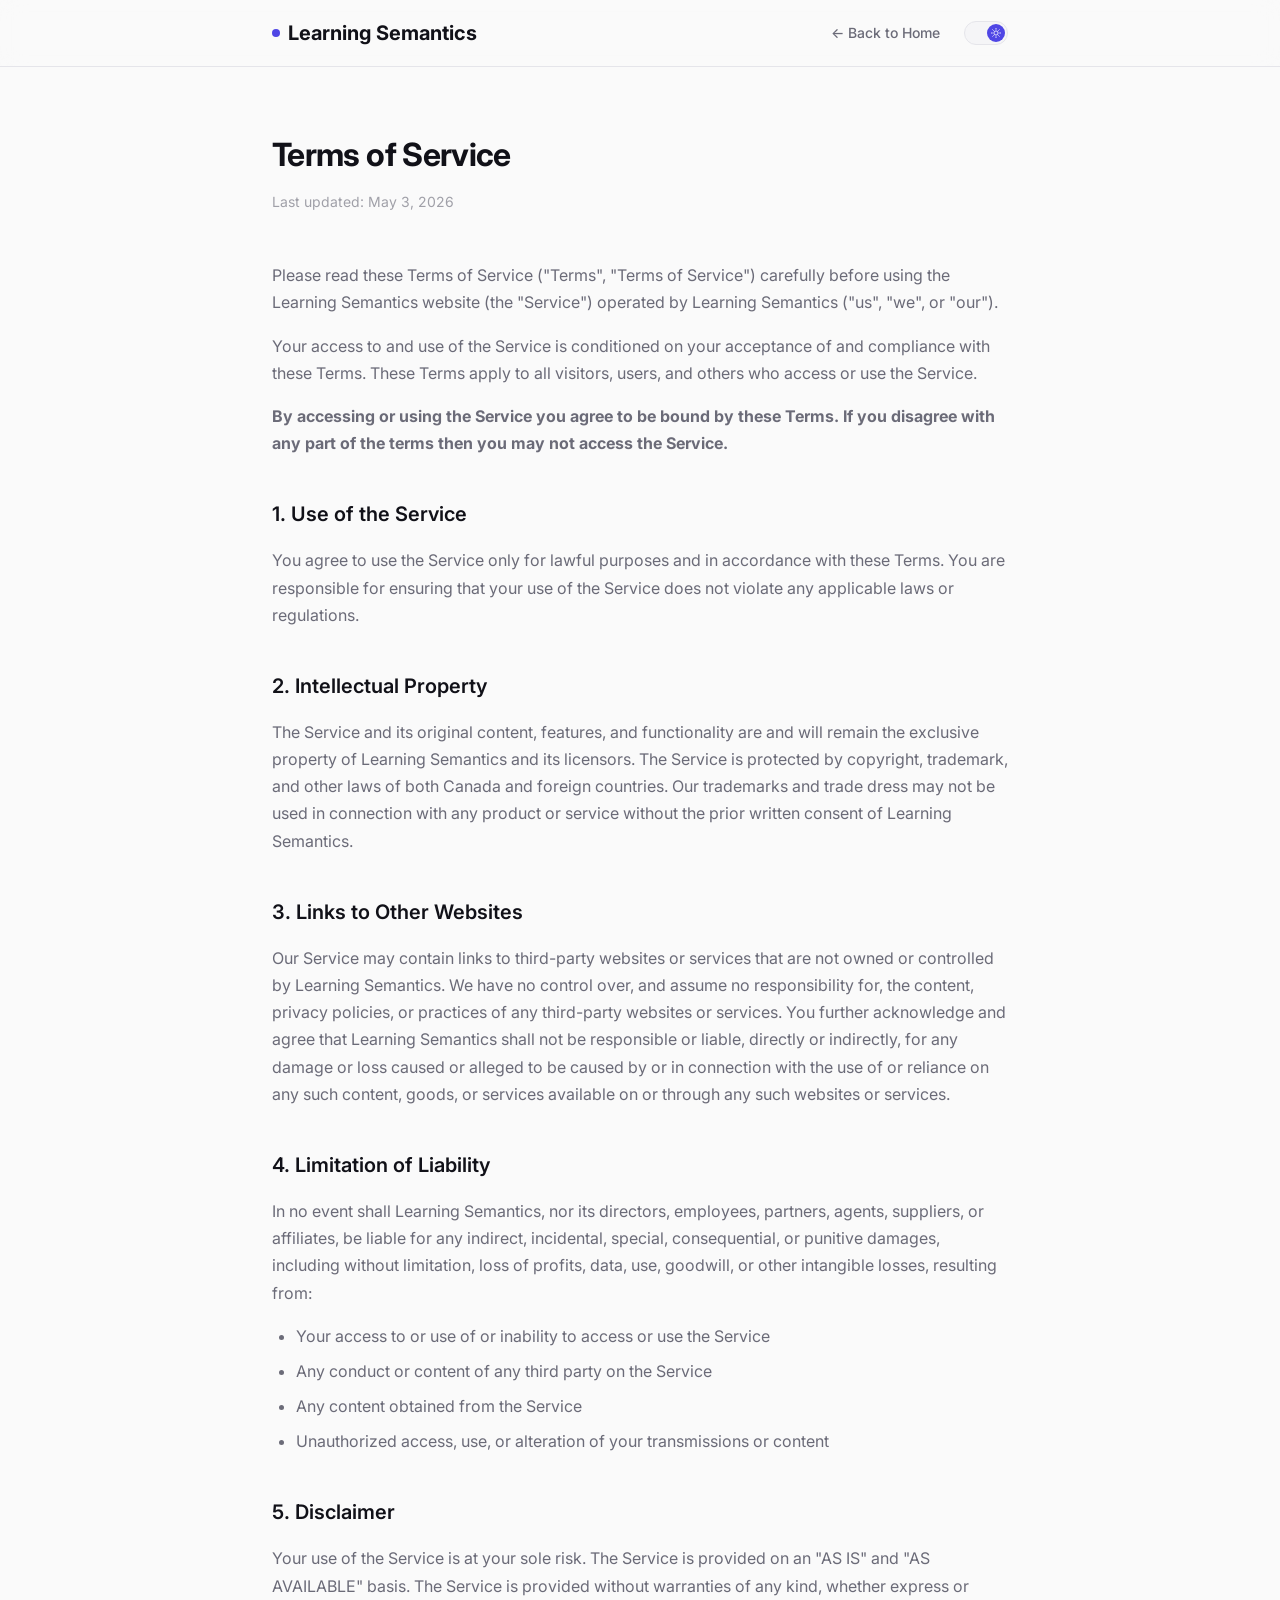
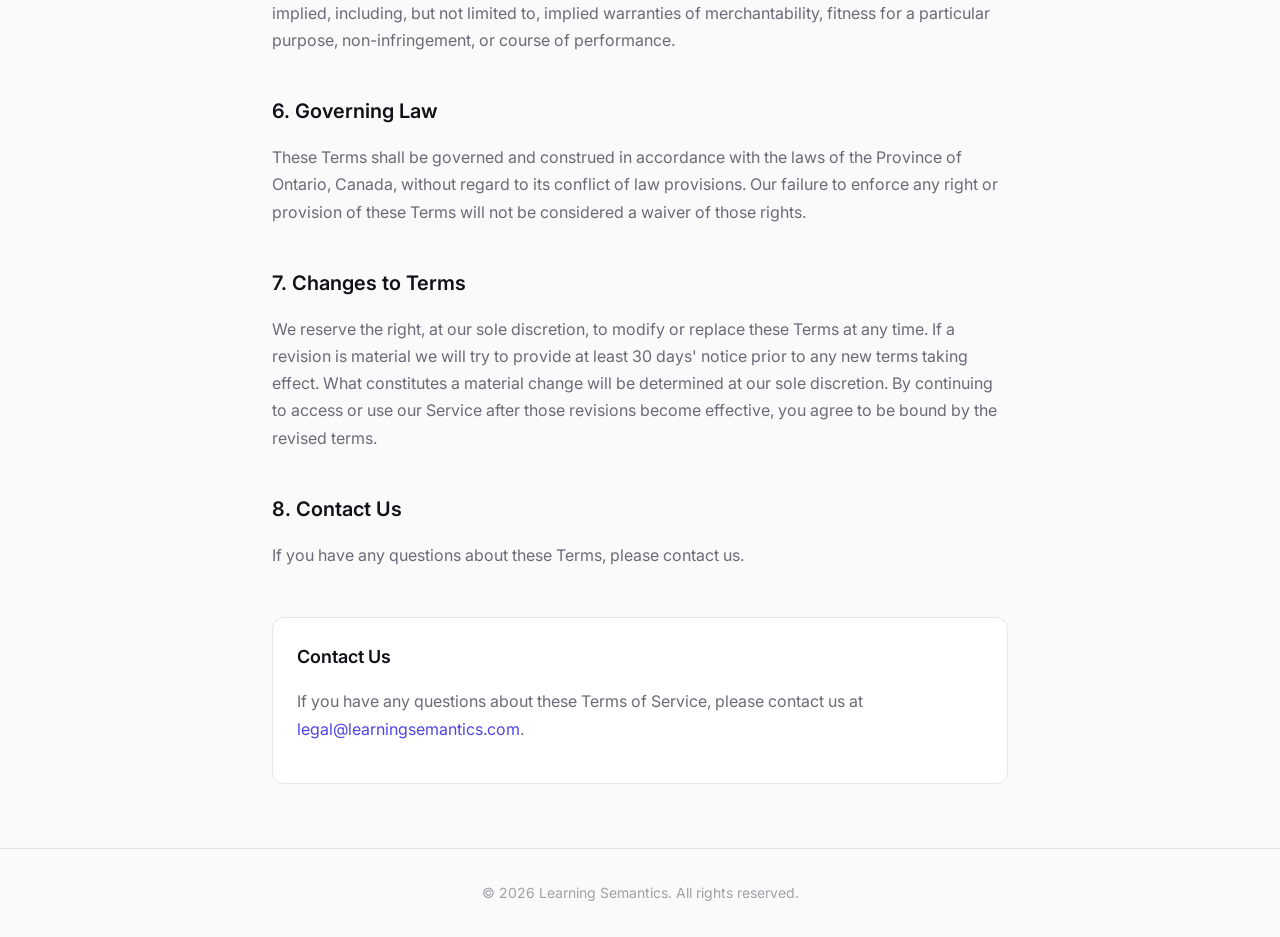
<file: terms.html>
<!DOCTYPE html>
<html lang="en">
<head>
    <meta charset="UTF-8">
    <meta name="viewport" content="width=device-width, initial-scale=1.0">
    <title>Terms of Service | Learning Semantics</title>
    <meta name="description" content="Terms of Service for Learning Semantics.">

    <link rel="icon" href="data:image/svg+xml,<svg xmlns='http://www.w3.org/2000/svg' viewBox='0 0 100 100'><circle cx='50' cy='50' r='45' fill='%236366f1'/><circle cx='50' cy='50' r='20' fill='%23f0f0f5'/></svg>">

    <link rel="preconnect" href="https://fonts.googleapis.com">
    <link rel="preconnect" href="https://fonts.gstatic.com" crossorigin>
    <link href="https://fonts.googleapis.com/css2?family=Inter:wght@400;500;600;700&display=swap" rel="stylesheet">

    <style>
        :root {
            --bg: #0a0a0f;
            --bg-elevated: #12121a;
            --bg-card: #1a1a24;
            --border: #2a2a3a;
            --text-primary: #f0f0f5;
            --text-secondary: #a0a0b0;
            --text-muted: #6a6a7a;
            --accent: #6366f1;
            --accent-hover: #818cf8;
            --radius: 12px;
            --radius-sm: 8px;
            --max-width: 800px;
            --transition: all 0.3s ease;
        }

        [data-theme="light"] {
            --bg: #fafafa;
            --bg-elevated: #ffffff;
            --bg-card: #f5f5f7;
            --border: #e5e5ea;
            --text-primary: #111118;
            --text-secondary: #6b6b78;
            --text-muted: #a0a0a8;
            --accent: #4f46e5;
            --accent-hover: #4338ca;
        }

        * { margin: 0; padding: 0; box-sizing: border-box; }

        body {
            font-family: 'Inter', -apple-system, BlinkMacSystemFont, sans-serif;
            background: var(--bg);
            color: var(--text-primary);
            line-height: 1.7;
            -webkit-font-smoothing: antialiased;
            transition: background 0.3s ease, color 0.3s ease;
        }

        /* Theme Toggle */
        .theme-toggle {
            position: relative;
            width: 44px;
            height: 24px;
            background: var(--bg-card);
            border: 1px solid var(--border);
            border-radius: 100px;
            cursor: pointer;
            transition: var(--transition);
            display: flex;
            align-items: center;
            padding: 2px;
            flex-shrink: 0;
        }

        .theme-toggle:hover { border-color: var(--accent); }

        .theme-toggle-knob {
            width: 18px;
            height: 18px;
            background: var(--accent);
            border-radius: 50%;
            transition: transform 0.3s cubic-bezier(0.4, 0, 0.2, 1);
            display: flex;
            align-items: center;
            justify-content: center;
            position: relative;
        }

        .theme-toggle-knob svg {
            width: 10px;
            height: 10px;
            color: white;
            transition: opacity 0.2s;
        }

        .theme-toggle-knob .moon-icon { position: absolute; opacity: 1; }
        .theme-toggle-knob .sun-icon { position: absolute; opacity: 0; }

        [data-theme="light"] .theme-toggle-knob { transform: translateX(20px); }
        [data-theme="light"] .theme-toggle-knob .moon-icon { opacity: 0; }
        [data-theme="light"] .theme-toggle-knob .sun-icon { opacity: 1; }

        nav {
            position: fixed;
            top: 0;
            left: 0;
            right: 0;
            z-index: 100;
            background: rgba(10, 10, 15, 0.8);
            backdrop-filter: blur(12px);
            border-bottom: 1px solid var(--border);
            transition: var(--transition);
        }

        [data-theme="light"] nav { background: rgba(250, 250, 250, 0.85); }

        .nav-container {
            max-width: var(--max-width);
            margin: 0 auto;
            padding: 1rem 2rem;
            display: flex;
            justify-content: space-between;
            align-items: center;
        }

        .logo {
            font-weight: 700;
            font-size: 1.25rem;
            color: var(--text-primary);
            text-decoration: none;
            display: flex;
            align-items: center;
            gap: 0.5rem;
        }

        .logo-dot {
            width: 8px;
            height: 8px;
            background: var(--accent);
            border-radius: 50%;
            display: inline-block;
        }

        .back-link {
            color: var(--text-secondary);
            text-decoration: none;
            font-size: 0.875rem;
            font-weight: 500;
            transition: color 0.2s;
        }

        .back-link:hover { color: var(--text-primary); }

        main {
            max-width: var(--max-width);
            margin: 0 auto;
            padding: 8rem 2rem 4rem;
        }

        h1 {
            font-size: 2rem;
            font-weight: 700;
            margin-bottom: 0.5rem;
            letter-spacing: -0.02em;
        }

        .last-updated {
            color: var(--text-muted);
            font-size: 0.875rem;
            margin-bottom: 3rem;
        }

        h2 {
            font-size: 1.25rem;
            font-weight: 600;
            margin-top: 2.5rem;
            margin-bottom: 1rem;
            color: var(--text-primary);
        }

        h3 {
            font-size: 1rem;
            font-weight: 600;
            margin-top: 1.5rem;
            margin-bottom: 0.75rem;
            color: var(--text-secondary);
        }

        p {
            color: var(--text-secondary);
            margin-bottom: 1rem;
        }

        ul, ol {
            color: var(--text-secondary);
            margin-bottom: 1rem;
            padding-left: 1.5rem;
        }

        li { margin-bottom: 0.5rem; }

        a { color: var(--accent); text-decoration: none; }
        a:hover { text-decoration: underline; }

        .contact-box {
            background: var(--bg-elevated);
            border: 1px solid var(--border);
            border-radius: var(--radius);
            padding: 1.5rem;
            margin-top: 3rem;
        }

        .contact-box h2 {
            margin-top: 0;
            font-size: 1.125rem;
        }

        footer {
            border-top: 1px solid var(--border);
            padding: 2rem;
            text-align: center;
        }

        footer p {
            color: var(--text-muted);
            font-size: 0.875rem;
            margin: 0;
        }

        @media (max-width: 768px) {
            main { padding: 7rem 1.5rem 3rem; }
        }
    </style>
</head>
<body>

    <nav>
        <div class="nav-container">
            <a href="index.html" class="logo">
                <span class="logo-dot"></span>
                Learning Semantics
            </a>
            <div style="display:flex;align-items:center;gap:1.5rem;">
                <a href="index.html" class="back-link">← Back to Home</a>
                <button class="theme-toggle" id="themeToggle" aria-label="Toggle dark/light mode">
                    <div class="theme-toggle-knob">
                        <svg class="moon-icon" fill="none" stroke="currentColor" stroke-width="2" viewBox="0 0 24 24">
                            <path stroke-linecap="round" stroke-linejoin="round" d="M21 12.79A9 9 0 1111.21 3 7 7 0 0021 12.79z"/>
                        </svg>
                        <svg class="sun-icon" fill="none" stroke="currentColor" stroke-width="2" viewBox="0 0 24 24">
                            <circle cx="12" cy="12" r="5"/>
                            <path stroke-linecap="round" stroke-linejoin="round" d="M12 1v2m0 18v2M4.22 4.22l1.42 1.42m12.72 12.72l1.42 1.42M1 12h2m18 0h2M4.22 19.78l1.42-1.42M18.36 5.64l1.42-1.42"/>
                        </svg>
                    </div>
                </button>
            </div>
        </div>
    </nav>

    <main>
        <h1>Terms of Service</h1>
        <p class="last-updated">Last updated: May 3, 2026</p>

        <p>Please read these Terms of Service ("Terms", "Terms of Service") carefully before using the Learning Semantics website (the "Service") operated by Learning Semantics ("us", "we", or "our").</p>

        <p>Your access to and use of the Service is conditioned on your acceptance of and compliance with these Terms. These Terms apply to all visitors, users, and others who access or use the Service.</p>

        <p><strong>By accessing or using the Service you agree to be bound by these Terms. If you disagree with any part of the terms then you may not access the Service.</strong></p>

        <h2>1. Use of the Service</h2>
        <p>You agree to use the Service only for lawful purposes and in accordance with these Terms. You are responsible for ensuring that your use of the Service does not violate any applicable laws or regulations.</p>

        <h2>2. Intellectual Property</h2>
        <p>The Service and its original content, features, and functionality are and will remain the exclusive property of Learning Semantics and its licensors. The Service is protected by copyright, trademark, and other laws of both Canada and foreign countries. Our trademarks and trade dress may not be used in connection with any product or service without the prior written consent of Learning Semantics.</p>

        <h2>3. Links to Other Websites</h2>
        <p>Our Service may contain links to third-party websites or services that are not owned or controlled by Learning Semantics. We have no control over, and assume no responsibility for, the content, privacy policies, or practices of any third-party websites or services. You further acknowledge and agree that Learning Semantics shall not be responsible or liable, directly or indirectly, for any damage or loss caused or alleged to be caused by or in connection with the use of or reliance on any such content, goods, or services available on or through any such websites or services.</p>

        <h2>4. Limitation of Liability</h2>
        <p>In no event shall Learning Semantics, nor its directors, employees, partners, agents, suppliers, or affiliates, be liable for any indirect, incidental, special, consequential, or punitive damages, including without limitation, loss of profits, data, use, goodwill, or other intangible losses, resulting from:</p>
        <ul>
            <li>Your access to or use of or inability to access or use the Service</li>
            <li>Any conduct or content of any third party on the Service</li>
            <li>Any content obtained from the Service</li>
            <li>Unauthorized access, use, or alteration of your transmissions or content</li>
        </ul>

        <h2>5. Disclaimer</h2>
        <p>Your use of the Service is at your sole risk. The Service is provided on an "AS IS" and "AS AVAILABLE" basis. The Service is provided without warranties of any kind, whether express or implied, including, but not limited to, implied warranties of merchantability, fitness for a particular purpose, non-infringement, or course of performance.</p>

        <h2>6. Governing Law</h2>
        <p>These Terms shall be governed and construed in accordance with the laws of the Province of Ontario, Canada, without regard to its conflict of law provisions. Our failure to enforce any right or provision of these Terms will not be considered a waiver of those rights.</p>

        <h2>7. Changes to Terms</h2>
        <p>We reserve the right, at our sole discretion, to modify or replace these Terms at any time. If a revision is material we will try to provide at least 30 days' notice prior to any new terms taking effect. What constitutes a material change will be determined at our sole discretion. By continuing to access or use our Service after those revisions become effective, you agree to be bound by the revised terms.</p>

        <h2>8. Contact Us</h2>
        <p>If you have any questions about these Terms, please contact us.</p>

        <div class="contact-box">
            <h2>Contact Us</h2>
            <p>If you have any questions about these Terms of Service, please contact us at <a href="mailto:legal@learningsemantics.com">legal@learningsemantics.com</a>.</p>
        </div>
    </main>

    <footer>
        <p>&copy; 2026 Learning Semantics. All rights reserved.</p>
    </footer>

    <script>
        (function() {
            const toggle = document.getElementById('themeToggle');
            const html = document.documentElement;
            const savedTheme = localStorage.getItem('theme');
            const systemPrefersLight = window.matchMedia('(prefers-color-scheme: light)').matches;

            if (savedTheme) {
                html.setAttribute('data-theme', savedTheme);
            } else if (systemPrefersLight) {
                html.setAttribute('data-theme', 'light');
            }

            toggle.addEventListener('click', function() {
                const currentTheme = html.getAttribute('data-theme');
                const newTheme = currentTheme === 'light' ? 'dark' : 'light';
                html.setAttribute('data-theme', newTheme);
                localStorage.setItem('theme', newTheme);
            });
        })();
    </script>


    <!-- Force same-tab navigation for all internal links -->
    <script>
        document.querySelectorAll('a').forEach(function(link) {
            link.removeAttribute('target');
            link.addEventListener('click', function(e) {
                // Prevent any default new-tab behavior
                if (link.getAttribute('target') === '_blank') {
                    e.preventDefault();
                    window.location.href = link.href;
                }
            });
        });
    </script>
    
</body>
</html>
</file>
